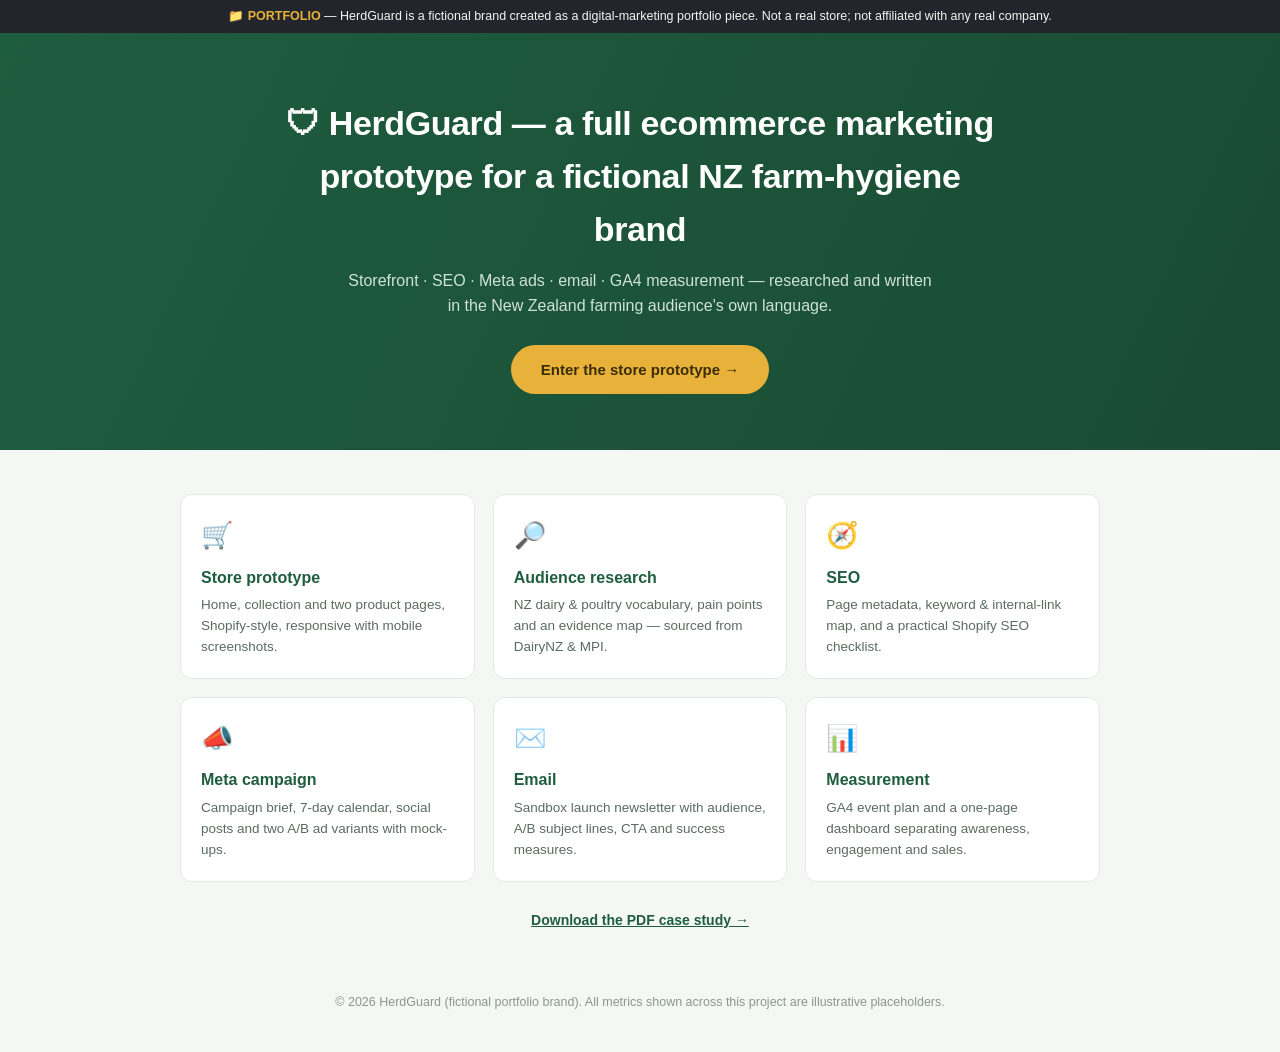
<file: index.html>
<!DOCTYPE html><html lang="en-NZ"><head><meta charset="UTF-8"><meta name="viewport" content="width=device-width,initial-scale=1">
<title>HerdGuard — NZ Farm-Hygiene Ecommerce Marketing Portfolio</title>
<meta name="description" content="A digital-marketing portfolio: fictional NZ farm-hygiene brand with a Shopify-style store, SEO, Meta campaign, email and GA4 measurement plan.">
<style>
*{margin:0;box-sizing:border-box;font-family:-apple-system,'Segoe UI',Roboto,Helvetica,Arial,sans-serif}
body{background:#f4f7f4;color:#1b2420;line-height:1.55}
.bar{background:#22252b;color:#f5f5f2;font-size:12.5px;text-align:center;padding:7px}
.bar strong{color:#e8b23a}
.hero{background:linear-gradient(115deg,#1f5d3f,#194b33);color:#fff;text-align:center;padding:64px 20px 56px}
.hero h1{font-size:34px;max-width:720px;margin:0 auto 14px;letter-spacing:-.4px}
.hero p{color:#cfe3d5;max-width:600px;margin:0 auto;font-size:16px}
.hero .cta{display:inline-block;margin-top:26px;background:#e8b23a;color:#3a2c05;font-weight:700;padding:13px 30px;border-radius:999px;text-decoration:none;font-size:15px}
.wrap{max-width:960px;margin:0 auto;padding:44px 20px 60px}
.grid{display:grid;grid-template-columns:repeat(3,1fr);gap:18px}
a.card{display:block;background:#fff;border:1px solid #e2e8e3;border-radius:12px;padding:20px;text-decoration:none;color:inherit;transition:box-shadow .15s,transform .15s}
a.card:hover{box-shadow:0 4px 14px rgba(20,40,30,.1);transform:translateY(-2px)}
.card .ico{font-size:26px;margin-bottom:10px}
.card h3{font-size:16px;color:#1f5d3f;margin-bottom:5px}
.card p{font-size:13.5px;color:#5b6b62}
.foot{text-align:center;font-size:12.5px;color:#8a978f;padding:0 20px 40px}
@media(max-width:700px){.grid{grid-template-columns:1fr}.hero h1{font-size:26px}}
</style></head><body>
<div class="bar">📁 <strong>PORTFOLIO</strong> — HerdGuard is a fictional brand created as a digital-marketing portfolio piece. Not a real store; not affiliated with any real company.</div>
<div class="hero">
  <h1>🛡 HerdGuard — a full ecommerce marketing prototype for a fictional NZ farm-hygiene brand</h1>
  <p>Storefront · SEO · Meta ads · email · GA4 measurement — researched and written in the New Zealand farming audience's own language.</p>
  <a class="cta" href="02-shopify-store/index.html">Enter the store prototype →</a>
</div>
<div class="wrap">
  <div class="grid">
    <a class="card" href="02-shopify-store/index.html"><div class="ico">🛒</div><h3>Store prototype</h3><p>Home, collection and two product pages, Shopify-style, responsive with mobile screenshots.</p></a>
    <a class="card" href="01-research/audience-and-vocabulary.md"><div class="ico">🔎</div><h3>Audience research</h3><p>NZ dairy &amp; poultry vocabulary, pain points and an evidence map — sourced from DairyNZ &amp; MPI.</p></a>
    <a class="card" href="03-seo/seo-metadata.md"><div class="ico">🧭</div><h3>SEO</h3><p>Page metadata, keyword &amp; internal-link map, and a practical Shopify SEO checklist.</p></a>
    <a class="card" href="04-campaign/ad-mockups/ad-variant-a.png"><div class="ico">📣</div><h3>Meta campaign</h3><p>Campaign brief, 7-day calendar, social posts and two A/B ad variants with mock-ups.</p></a>
    <a class="card" href="05-email/newsletter.html"><div class="ico">✉️</div><h3>Email</h3><p>Sandbox launch newsletter with audience, A/B subject lines, CTA and success measures.</p></a>
    <a class="card" href="06-measurement/measurement-dashboard.html"><div class="ico">📊</div><h3>Measurement</h3><p>GA4 event plan and a one-page dashboard separating awareness, engagement and sales.</p></a>
  </div>
  <div style="text-align:center;margin-top:26px">
    <a href="docs/HerdGuard-case-study.pdf" style="color:#1f5d3f;font-weight:600;font-size:14px">Download the PDF case study →</a>
  </div>
</div>
<div class="foot">© 2026 HerdGuard (fictional portfolio brand). All metrics shown across this project are illustrative placeholders.</div>
</body></html>
</file>
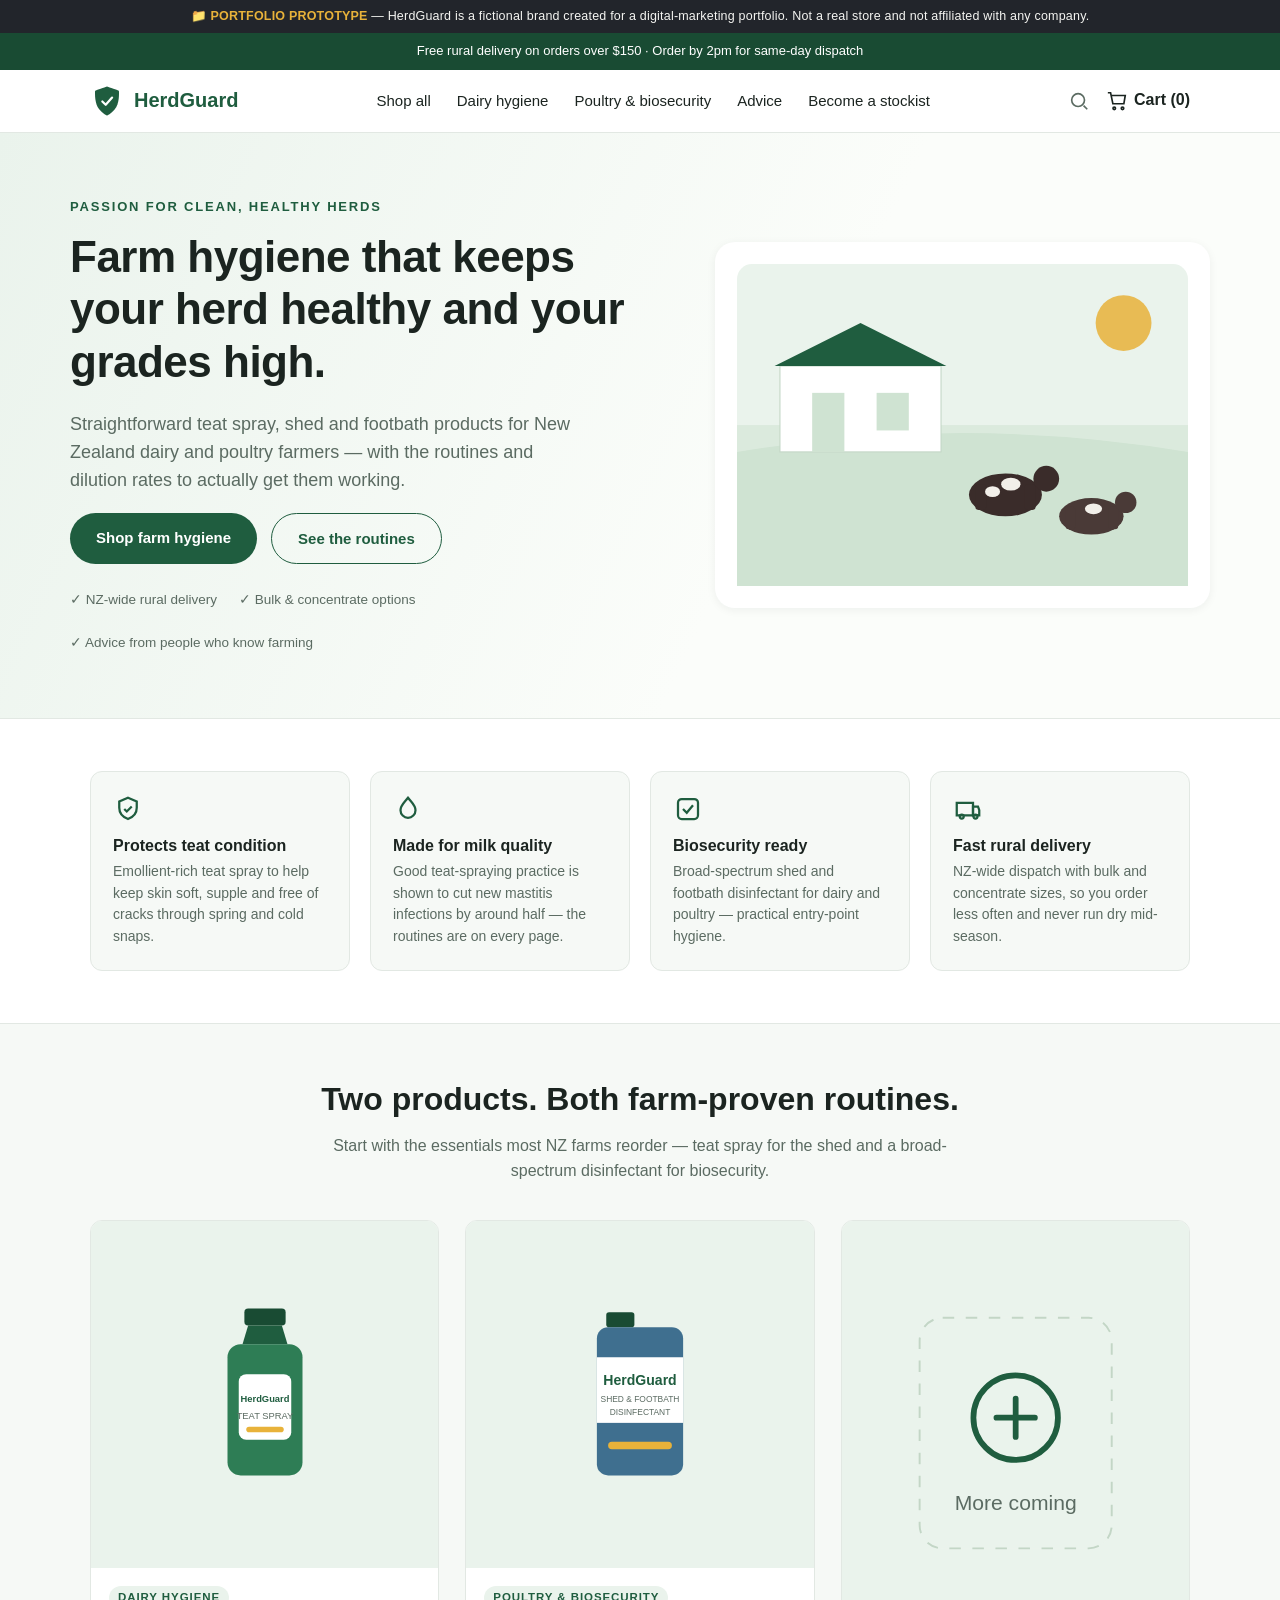
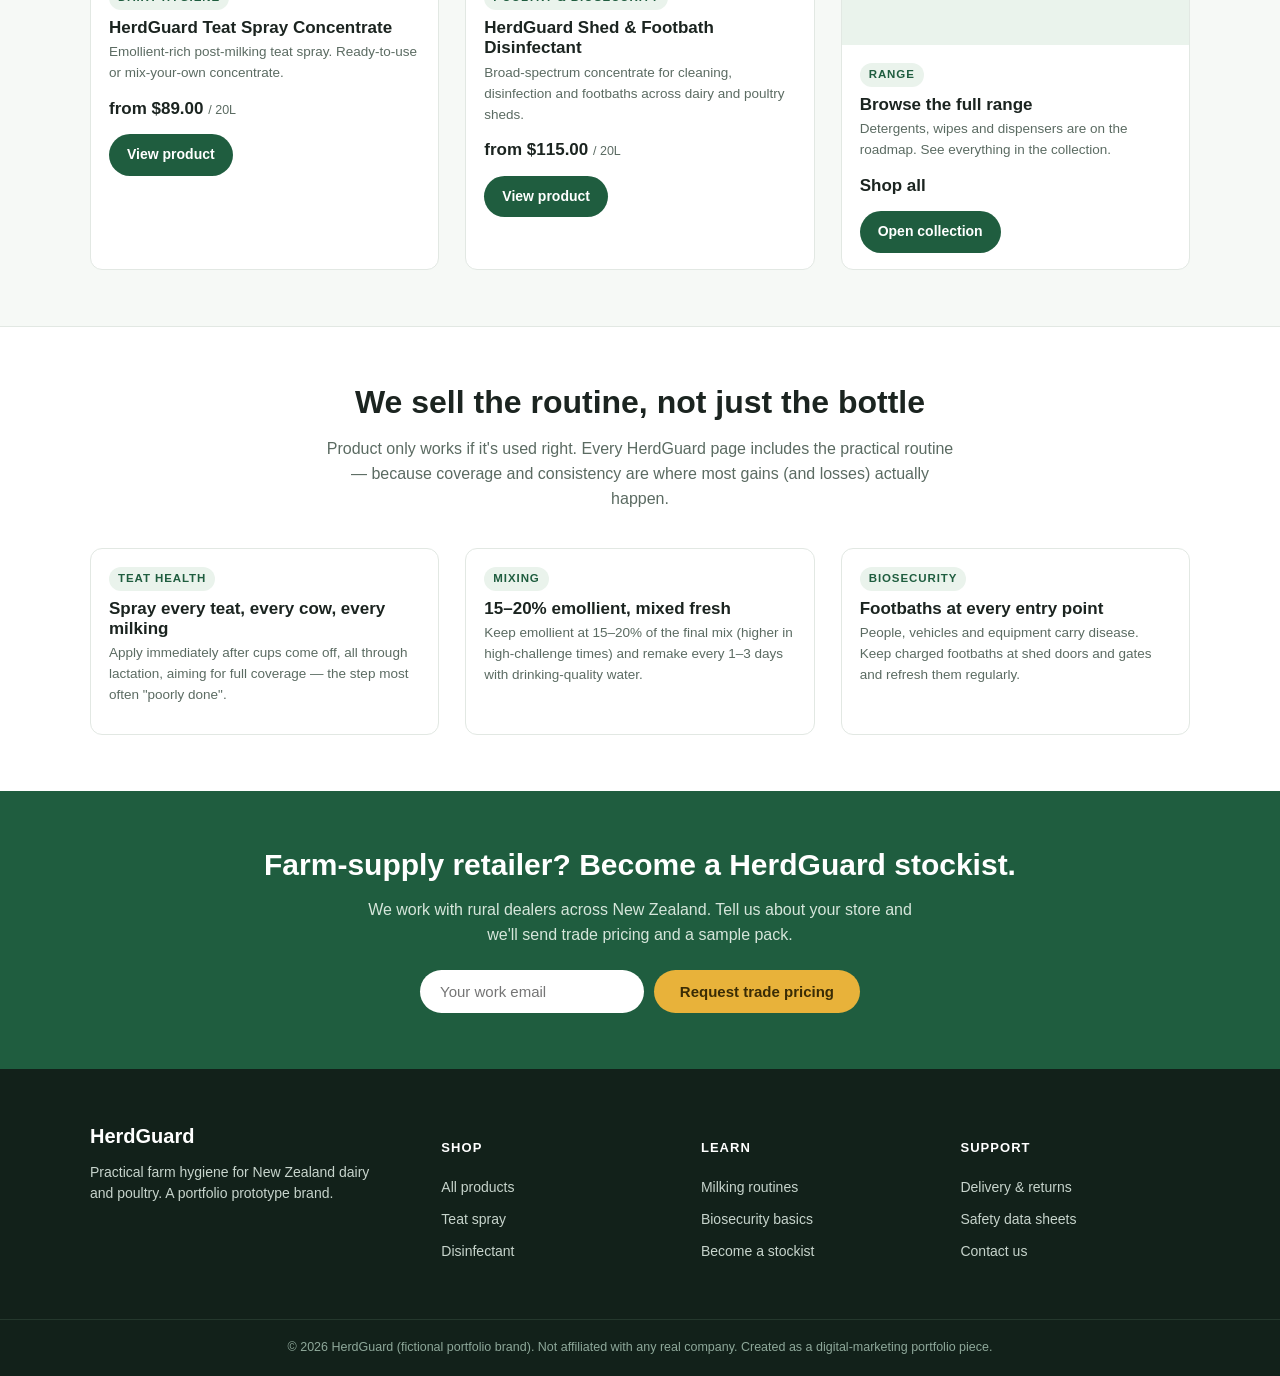
<file: 02-shopify-store/index.html>
<!DOCTYPE html>
<html lang="en-NZ">
<head>
<meta charset="UTF-8">
<meta name="viewport" content="width=device-width, initial-scale=1.0">
<title>HerdGuard | Farm Hygiene for NZ Dairy & Poultry Farmers</title>
<meta name="description" content="Practical hygiene products for New Zealand dairy and poultry farms — teat spray, shed and footbath disinfectant. Trusted routines, straight talk, fast rural delivery.">
<link rel="stylesheet" href="styles.css">
</head>
<body>

<div class="portfolio-bar">📁 <strong>PORTFOLIO PROTOTYPE</strong> — HerdGuard is a fictional brand created for a digital-marketing portfolio. Not a real store and not affiliated with any company.</div>
<div class="announce">Free rural delivery on orders over $150 · Order by 2pm for same-day dispatch</div>

<header class="site-header">
  <div class="header-inner">
    <a class="brand" href="index.html">
      <svg class="logo" viewBox="0 0 40 40" fill="none" xmlns="http://www.w3.org/2000/svg" aria-hidden="true">
        <path d="M20 3C11 6 6 8 6 8s-1 12 3 19 11 10 11 10 7-3 11-10 3-19 3-19-5-2-14-5Z" fill="#1f5d3f"/>
        <path d="M14.5 20.5l4 4 7.5-8.5" stroke="#fff" stroke-width="2.6" stroke-linecap="round" stroke-linejoin="round"/>
      </svg>
      HerdGuard
    </a>
    <nav class="nav">
      <a href="collection.html">Shop all</a>
      <a href="product-teat-spray.html">Dairy hygiene</a>
      <a href="collection.html">Poultry &amp; biosecurity</a>
      <a href="index.html#advice">Advice</a>
      <a href="index.html#stockists">Become a stockist</a>
    </nav>
    <div class="header-actions">
      <svg class="icon" viewBox="0 0 24 24"><circle cx="11" cy="11" r="7"/><path d="M21 21l-4-4"/></svg>
      <a class="cart" href="#"><svg class="icon" viewBox="0 0 24 24"><path d="M6 6h15l-1.5 9h-12L5 3H2"/><circle cx="9" cy="20" r="1.4"/><circle cx="18" cy="20" r="1.4"/></svg>Cart (0)</a>
    </div>
  </div>
</header>

<!-- HERO -->
<section class="hero">
  <div class="wrap hero-inner">
    <div>
      <div class="eyebrow">Passion for clean, healthy herds</div>
      <h1>Farm hygiene that keeps your herd healthy and your grades high.</h1>
      <p class="lead">Straightforward teat spray, shed and footbath products for New Zealand dairy and poultry farmers — with the routines and dilution rates to actually get them working.</p>
      <div class="hero-cta">
        <a class="btn" href="collection.html">Shop farm hygiene</a>
        <a class="btn ghost" href="index.html#advice">See the routines</a>
      </div>
      <div class="trust">
        <span>✓ NZ-wide rural delivery</span>
        <span>✓ Bulk &amp; concentrate options</span>
        <span>✓ Advice from people who know farming</span>
      </div>
    </div>
    <div class="hero-art">
      <svg viewBox="0 0 420 300" xmlns="http://www.w3.org/2000/svg" role="img" aria-label="Illustration of a dairy farm at milking time">
        <rect width="420" height="300" rx="14" fill="#eaf3ec"/>
        <rect y="150" width="420" height="150" fill="#dbeadd"/>
        <path d="M0 175 Q210 140 420 175 V300 H0 Z" fill="#cfe3d2"/>
        <!-- shed -->
        <rect x="40" y="95" width="150" height="80" fill="#fff" stroke="#c3d6c6"/>
        <path d="M35 95 L115 55 L195 95 Z" fill="#1f5d3f"/>
        <rect x="70" y="120" width="30" height="55" fill="#cfe3d2"/>
        <rect x="130" y="120" width="30" height="35" fill="#cfe3d2"/>
        <!-- cows -->
        <g fill="#3a2c2a">
          <ellipse cx="250" cy="215" rx="34" ry="20"/>
          <rect x="222" y="205" width="10" height="24" rx="3"/>
          <rect x="268" y="205" width="10" height="24" rx="3"/>
          <circle cx="288" cy="200" r="12"/>
          <ellipse cx="255" cy="205" rx="9" ry="6" fill="#f2efe9"/>
          <ellipse cx="238" cy="212" rx="7" ry="5" fill="#f2efe9"/>
        </g>
        <g fill="#4a3a37">
          <ellipse cx="330" cy="235" rx="30" ry="17"/>
          <rect x="306" y="226" width="9" height="21" rx="3"/>
          <rect x="346" y="226" width="9" height="21" rx="3"/>
          <circle cx="362" cy="222" r="10"/>
          <ellipse cx="332" cy="228" rx="8" ry="5" fill="#f2efe9"/>
        </g>
        <!-- sun -->
        <circle cx="360" cy="55" r="26" fill="#e8b23a" opacity=".85"/>
      </svg>
    </div>
  </div>
</section>

<!-- VALUE PROPS -->
<div class="wrap">
  <div class="props">
    <div class="prop">
      <svg class="pico" viewBox="0 0 24 24" fill="none" stroke="currentColor" stroke-width="1.8"><path d="M12 3l7 3v5c0 4.5-3 7.5-7 9-4-1.5-7-4.5-7-9V6l7-3Z"/><path d="M9 12l2 2 4-4"/></svg>
      <h3>Protects teat condition</h3>
      <p>Emollient-rich teat spray to help keep skin soft, supple and free of cracks through spring and cold snaps.</p>
    </div>
    <div class="prop">
      <svg class="pico" viewBox="0 0 24 24" fill="none" stroke="currentColor" stroke-width="1.8"><path d="M12 3c3 4 6 6 6 10a6 6 0 0 1-12 0c0-4 3-6 6-10Z"/></svg>
      <h3>Made for milk quality</h3>
      <p>Good teat-spraying practice is shown to cut new mastitis infections by around half — the routines are on every page.</p>
    </div>
    <div class="prop">
      <svg class="pico" viewBox="0 0 24 24" fill="none" stroke="currentColor" stroke-width="1.8"><rect x="4" y="4" width="16" height="16" rx="3"/><path d="M8 12l3 3 5-6"/></svg>
      <h3>Biosecurity ready</h3>
      <p>Broad-spectrum shed and footbath disinfectant for dairy and poultry — practical entry-point hygiene.</p>
    </div>
    <div class="prop">
      <svg class="pico" viewBox="0 0 24 24" fill="none" stroke="currentColor" stroke-width="1.8"><path d="M3 7h13v10H3z"/><path d="M16 10h4l1 3v4h-5z"/><circle cx="7" cy="18" r="1.6"/><circle cx="18" cy="18" r="1.6"/></svg>
      <h3>Fast rural delivery</h3>
      <p>NZ-wide dispatch with bulk and concentrate sizes, so you order less often and never run dry mid-season.</p>
    </div>
  </div>
</div>

<!-- FEATURED PRODUCTS -->
<section class="section soft" id="shop">
  <div class="wrap">
    <div class="section-head">
      <h2>Two products. Both farm-proven routines.</h2>
      <p>Start with the essentials most NZ farms reorder — teat spray for the shed and a broad-spectrum disinfectant for biosecurity.</p>
    </div>
    <div class="grid">

      <a class="card" href="product-teat-spray.html">
        <div class="thumb">
          <svg viewBox="0 0 160 200" xmlns="http://www.w3.org/2000/svg" aria-label="HerdGuard teat spray bottle">
            <rect x="58" y="8" width="44" height="18" rx="4" fill="#194b33"/>
            <path d="M62 26h36l6 20H56z" fill="#1f5d3f"/>
            <rect x="40" y="46" width="80" height="140" rx="14" fill="#2e7d55"/>
            <rect x="52" y="78" width="56" height="70" rx="8" fill="#fff"/>
            <text x="80" y="108" text-anchor="middle" font-family="Arial" font-size="10" font-weight="700" fill="#1f5d3f">HerdGuard</text>
            <text x="80" y="126" text-anchor="middle" font-family="Arial" font-size="10" fill="#5b6b62">TEAT SPRAY</text>
            <rect x="60" y="134" width="40" height="6" rx="3" fill="#e8b23a"/>
          </svg>
        </div>
        <div class="body">
          <span class="tag">Dairy hygiene</span>
          <h3>HerdGuard Teat Spray Concentrate</h3>
          <p class="desc">Emollient-rich post-milking teat spray. Ready-to-use or mix-your-own concentrate.</p>
          <div class="price">from $89.00 <small>/ 20L</small></div>
          <span class="btn">View product</span>
        </div>
      </a>

      <a class="card" href="product-disinfectant.html">
        <div class="thumb">
          <svg viewBox="0 0 160 200" xmlns="http://www.w3.org/2000/svg" aria-label="HerdGuard shed and footbath disinfectant drum">
            <rect x="44" y="12" width="30" height="16" rx="3" fill="#194b33"/>
            <rect x="34" y="28" width="92" height="158" rx="12" fill="#3f6f8f"/>
            <rect x="34" y="60" width="92" height="70" fill="#fff"/>
            <text x="80" y="90" text-anchor="middle" font-family="Arial" font-size="15" font-weight="700" fill="#1f5d3f">HerdGuard</text>
            <text x="80" y="108" text-anchor="middle" font-family="Arial" font-size="9" fill="#5b6b62">SHED &amp; FOOTBATH</text>
            <text x="80" y="122" text-anchor="middle" font-family="Arial" font-size="9" fill="#5b6b62">DISINFECTANT</text>
            <rect x="46" y="150" width="68" height="8" rx="4" fill="#e8b23a"/>
          </svg>
        </div>
        <div class="body">
          <span class="tag">Poultry &amp; biosecurity</span>
          <h3>HerdGuard Shed &amp; Footbath Disinfectant</h3>
          <p class="desc">Broad-spectrum concentrate for cleaning, disinfection and footbaths across dairy and poultry sheds.</p>
          <div class="price">from $115.00 <small>/ 20L</small></div>
          <span class="btn">View product</span>
        </div>
      </a>

      <a class="card" href="collection.html">
        <div class="thumb">
          <svg viewBox="0 0 160 200" xmlns="http://www.w3.org/2000/svg" aria-label="More products coming soon">
            <rect x="30" y="40" width="100" height="120" rx="12" fill="#eaf3ec" stroke="#c3d6c6" stroke-dasharray="6 6"/>
            <circle cx="80" cy="92" r="22" fill="none" stroke="#1f5d3f" stroke-width="3"/>
            <path d="M80 82v20M70 92h20" stroke="#1f5d3f" stroke-width="3" stroke-linecap="round"/>
            <text x="80" y="140" text-anchor="middle" font-family="Arial" font-size="11" fill="#5b6b62">More coming</text>
          </svg>
        </div>
        <div class="body">
          <span class="tag">Range</span>
          <h3>Browse the full range</h3>
          <p class="desc">Detergents, wipes and dispensers are on the roadmap. See everything in the collection.</p>
          <div class="price">Shop all</div>
          <span class="btn">Open collection</span>
        </div>
      </a>

    </div>
  </div>
</section>

<!-- ADVICE -->
<section class="section" id="advice">
  <div class="wrap">
    <div class="section-head">
      <h2>We sell the routine, not just the bottle</h2>
      <p>Product only works if it's used right. Every HerdGuard page includes the practical routine — because coverage and consistency are where most gains (and losses) actually happen.</p>
    </div>
    <div class="grid">
      <div class="card"><div class="body"><span class="tag">Teat health</span><h3>Spray every teat, every cow, every milking</h3><p class="desc">Apply immediately after cups come off, all through lactation, aiming for full coverage — the step most often "poorly done".</p></div></div>
      <div class="card"><div class="body"><span class="tag">Mixing</span><h3>15–20% emollient, mixed fresh</h3><p class="desc">Keep emollient at 15–20% of the final mix (higher in high-challenge times) and remake every 1–3 days with drinking-quality water.</p></div></div>
      <div class="card"><div class="body"><span class="tag">Biosecurity</span><h3>Footbaths at every entry point</h3><p class="desc">People, vehicles and equipment carry disease. Keep charged footbaths at shed doors and gates and refresh them regularly.</p></div></div>
    </div>
  </div>
</section>

<!-- STOCKIST BAND -->
<section class="band" id="stockists">
  <h2>Farm-supply retailer? Become a HerdGuard stockist.</h2>
  <p>We work with rural dealers across New Zealand. Tell us about your store and we'll send trade pricing and a sample pack.</p>
  <form onsubmit="return false;">
    <input type="email" placeholder="Your work email" aria-label="Your work email">
    <button class="btn alt" type="submit">Request trade pricing</button>
  </form>
</section>

<footer class="footer">
  <div class="footer-inner">
    <div>
      <div class="brand" style="font-size:20px;margin-bottom:10px">HerdGuard</div>
      <p style="max-width:280px">Practical farm hygiene for New Zealand dairy and poultry. A portfolio prototype brand.</p>
    </div>
    <div><h4>Shop</h4><a href="collection.html">All products</a><a href="product-teat-spray.html">Teat spray</a><a href="product-disinfectant.html">Disinfectant</a></div>
    <div><h4>Learn</h4><a href="index.html#advice">Milking routines</a><a href="index.html#advice">Biosecurity basics</a><a href="index.html#stockists">Become a stockist</a></div>
    <div><h4>Support</h4><a href="#">Delivery &amp; returns</a><a href="#">Safety data sheets</a><a href="#">Contact us</a></div>
  </div>
  <div class="footer-bottom">© 2026 HerdGuard (fictional portfolio brand). Not affiliated with any real company. Created as a digital-marketing portfolio piece.</div>
</footer>

</body>
</html>
</file>
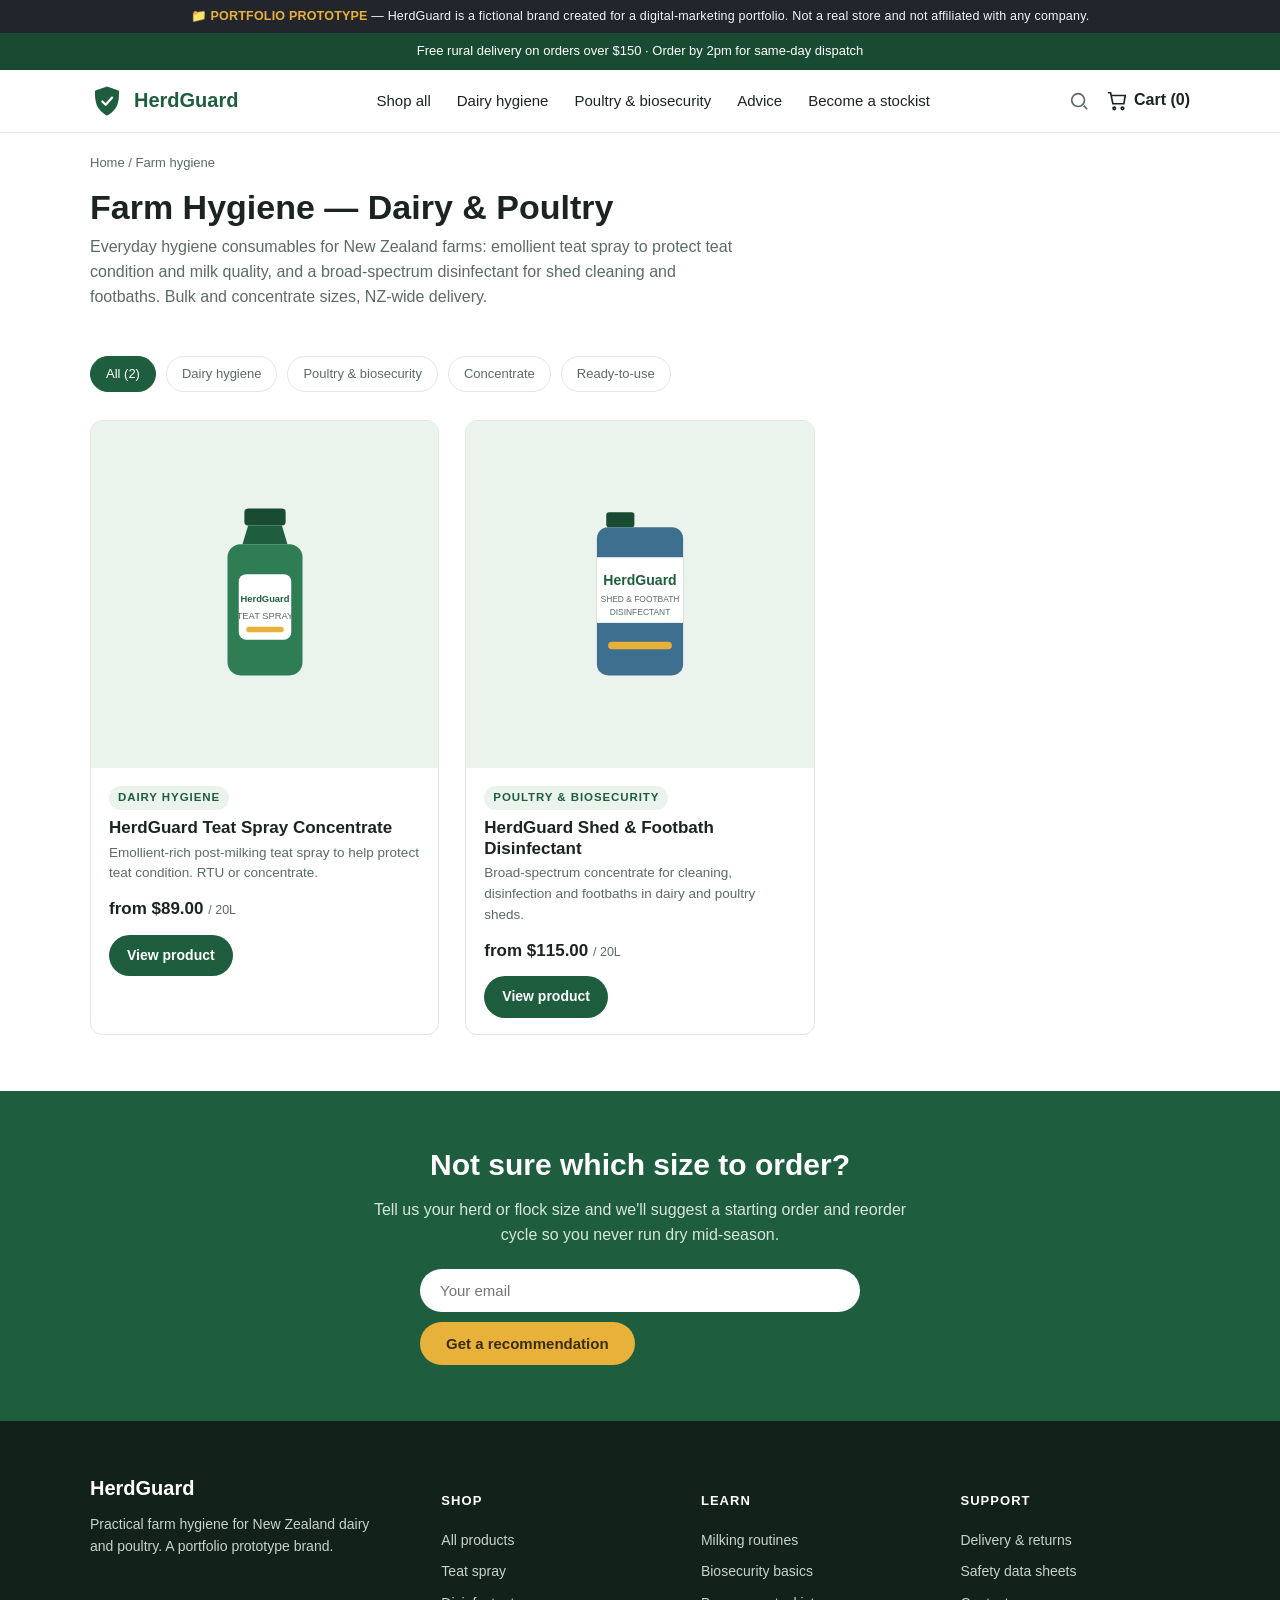
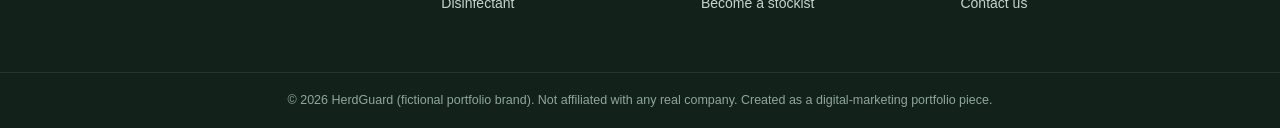
<file: 02-shopify-store/collection.html>
<!DOCTYPE html>
<html lang="en-NZ">
<head>
<meta charset="UTF-8">
<meta name="viewport" content="width=device-width, initial-scale=1.0">
<title>Shop Farm Hygiene | Dairy & Poultry | HerdGuard</title>
<meta name="description" content="Shop HerdGuard farm-hygiene products for NZ dairy and poultry farms: emollient teat spray and broad-spectrum shed and footbath disinfectant. Bulk and concentrate sizes.">
<link rel="stylesheet" href="styles.css">
</head>
<body>

<div class="portfolio-bar">📁 <strong>PORTFOLIO PROTOTYPE</strong> — HerdGuard is a fictional brand created for a digital-marketing portfolio. Not a real store and not affiliated with any company.</div>
<div class="announce">Free rural delivery on orders over $150 · Order by 2pm for same-day dispatch</div>

<header class="site-header">
  <div class="header-inner">
    <a class="brand" href="index.html">
      <svg class="logo" viewBox="0 0 40 40" fill="none" xmlns="http://www.w3.org/2000/svg" aria-hidden="true">
        <path d="M20 3C11 6 6 8 6 8s-1 12 3 19 11 10 11 10 7-3 11-10 3-19 3-19-5-2-14-5Z" fill="#1f5d3f"/>
        <path d="M14.5 20.5l4 4 7.5-8.5" stroke="#fff" stroke-width="2.6" stroke-linecap="round" stroke-linejoin="round"/>
      </svg>
      HerdGuard
    </a>
    <nav class="nav">
      <a href="collection.html">Shop all</a>
      <a href="product-teat-spray.html">Dairy hygiene</a>
      <a href="collection.html">Poultry &amp; biosecurity</a>
      <a href="index.html#advice">Advice</a>
      <a href="index.html#stockists">Become a stockist</a>
    </nav>
    <div class="header-actions">
      <svg class="icon" viewBox="0 0 24 24"><circle cx="11" cy="11" r="7"/><path d="M21 21l-4-4"/></svg>
      <a class="cart" href="#"><svg class="icon" viewBox="0 0 24 24"><path d="M6 6h15l-1.5 9h-12L5 3H2"/><circle cx="9" cy="20" r="1.4"/><circle cx="18" cy="20" r="1.4"/></svg>Cart (0)</a>
    </div>
  </div>
</header>

<div class="wrap">
  <div class="crumb"><a href="index.html">Home</a> / <span>Farm hygiene</span></div>
  <div class="collection-head">
    <h1>Farm Hygiene — Dairy &amp; Poultry</h1>
    <p>Everyday hygiene consumables for New Zealand farms: emollient teat spray to protect teat condition and milk quality, and a broad-spectrum disinfectant for shed cleaning and footbaths. Bulk and concentrate sizes, NZ-wide delivery.</p>
  </div>

  <div class="filters">
    <span class="chip active">All (2)</span>
    <span class="chip">Dairy hygiene</span>
    <span class="chip">Poultry &amp; biosecurity</span>
    <span class="chip">Concentrate</span>
    <span class="chip">Ready-to-use</span>
  </div>

  <div class="grid" style="margin-bottom:56px">

    <a class="card" href="product-teat-spray.html">
      <div class="thumb">
        <svg viewBox="0 0 160 200" xmlns="http://www.w3.org/2000/svg" aria-label="HerdGuard teat spray bottle">
          <rect x="58" y="8" width="44" height="18" rx="4" fill="#194b33"/>
          <path d="M62 26h36l6 20H56z" fill="#1f5d3f"/>
          <rect x="40" y="46" width="80" height="140" rx="14" fill="#2e7d55"/>
          <rect x="52" y="78" width="56" height="70" rx="8" fill="#fff"/>
          <text x="80" y="108" text-anchor="middle" font-family="Arial" font-size="10" font-weight="700" fill="#1f5d3f">HerdGuard</text>
          <text x="80" y="126" text-anchor="middle" font-family="Arial" font-size="10" fill="#5b6b62">TEAT SPRAY</text>
          <rect x="60" y="134" width="40" height="6" rx="3" fill="#e8b23a"/>
        </svg>
      </div>
      <div class="body">
        <span class="tag">Dairy hygiene</span>
        <h3>HerdGuard Teat Spray Concentrate</h3>
        <p class="desc">Emollient-rich post-milking teat spray to help protect teat condition. RTU or concentrate.</p>
        <div class="price">from $89.00 <small>/ 20L</small></div>
        <span class="btn">View product</span>
      </div>
    </a>

    <a class="card" href="product-disinfectant.html">
      <div class="thumb">
        <svg viewBox="0 0 160 200" xmlns="http://www.w3.org/2000/svg" aria-label="HerdGuard shed and footbath disinfectant drum">
          <rect x="44" y="12" width="30" height="16" rx="3" fill="#194b33"/>
          <rect x="34" y="28" width="92" height="158" rx="12" fill="#3f6f8f"/>
          <rect x="34" y="60" width="92" height="70" fill="#fff"/>
          <text x="80" y="90" text-anchor="middle" font-family="Arial" font-size="15" font-weight="700" fill="#1f5d3f">HerdGuard</text>
          <text x="80" y="108" text-anchor="middle" font-family="Arial" font-size="9" fill="#5b6b62">SHED &amp; FOOTBATH</text>
          <text x="80" y="122" text-anchor="middle" font-family="Arial" font-size="9" fill="#5b6b62">DISINFECTANT</text>
          <rect x="46" y="150" width="68" height="8" rx="4" fill="#e8b23a"/>
        </svg>
      </div>
      <div class="body">
        <span class="tag">Poultry &amp; biosecurity</span>
        <h3>HerdGuard Shed &amp; Footbath Disinfectant</h3>
        <p class="desc">Broad-spectrum concentrate for cleaning, disinfection and footbaths in dairy and poultry sheds.</p>
        <div class="price">from $115.00 <small>/ 20L</small></div>
        <span class="btn">View product</span>
      </div>
    </a>

  </div>
</div>

<section class="band">
  <h2>Not sure which size to order?</h2>
  <p>Tell us your herd or flock size and we'll suggest a starting order and reorder cycle so you never run dry mid-season.</p>
  <form onsubmit="return false;">
    <input type="email" placeholder="Your email" aria-label="Your email">
    <button class="btn alt" type="submit">Get a recommendation</button>
  </form>
</section>

<footer class="footer">
  <div class="footer-inner">
    <div>
      <div class="brand" style="font-size:20px;margin-bottom:10px">HerdGuard</div>
      <p style="max-width:280px">Practical farm hygiene for New Zealand dairy and poultry. A portfolio prototype brand.</p>
    </div>
    <div><h4>Shop</h4><a href="collection.html">All products</a><a href="product-teat-spray.html">Teat spray</a><a href="product-disinfectant.html">Disinfectant</a></div>
    <div><h4>Learn</h4><a href="index.html#advice">Milking routines</a><a href="index.html#advice">Biosecurity basics</a><a href="index.html#stockists">Become a stockist</a></div>
    <div><h4>Support</h4><a href="#">Delivery &amp; returns</a><a href="#">Safety data sheets</a><a href="#">Contact us</a></div>
  </div>
  <div class="footer-bottom">© 2026 HerdGuard (fictional portfolio brand). Not affiliated with any real company. Created as a digital-marketing portfolio piece.</div>
</footer>

</body>
</html>
</file>
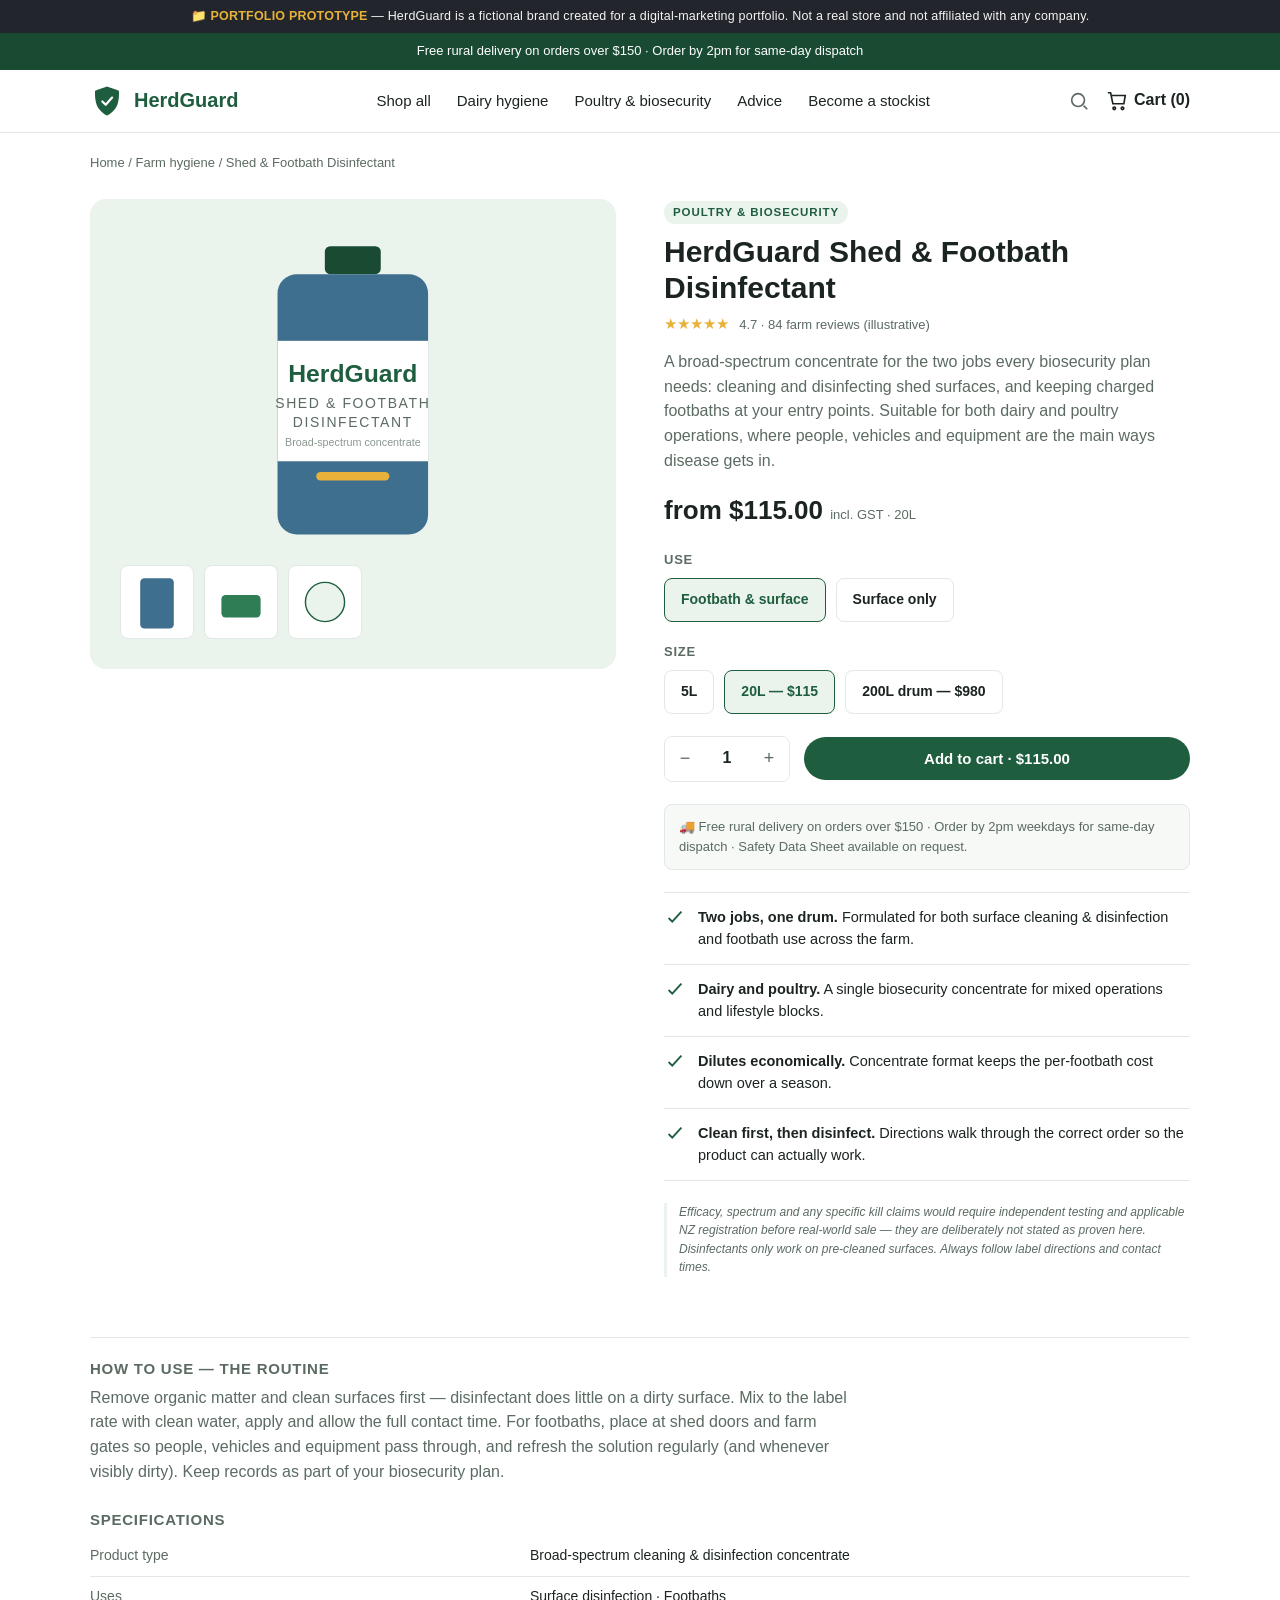
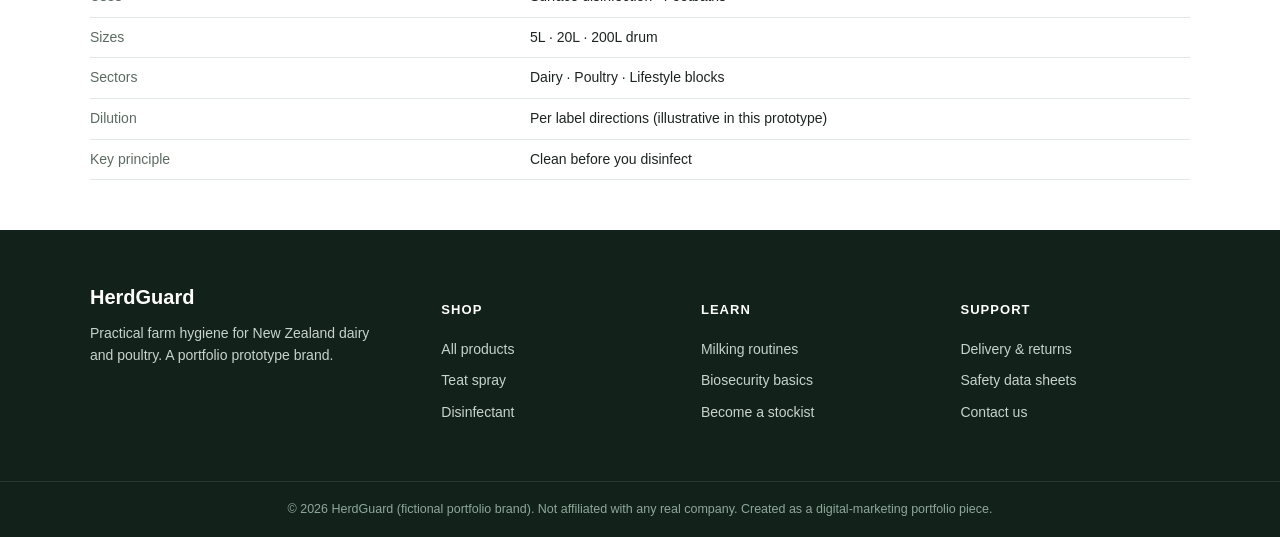
<file: 02-shopify-store/product-disinfectant.html>
<!DOCTYPE html>
<html lang="en-NZ">
<head>
<meta charset="UTF-8">
<meta name="viewport" content="width=device-width, initial-scale=1.0">
<title>HerdGuard Shed & Footbath Disinfectant | Broad-Spectrum Farm Disinfectant NZ</title>
<meta name="description" content="Broad-spectrum concentrate disinfectant for NZ dairy and poultry sheds and footbaths. Supports cleaning, disinfection and biosecurity at farm entry points. 20L & 200L. Free rural delivery over $150.">
<link rel="stylesheet" href="styles.css">
</head>
<body>

<div class="portfolio-bar">📁 <strong>PORTFOLIO PROTOTYPE</strong> — HerdGuard is a fictional brand created for a digital-marketing portfolio. Not a real store and not affiliated with any company.</div>
<div class="announce">Free rural delivery on orders over $150 · Order by 2pm for same-day dispatch</div>

<header class="site-header">
  <div class="header-inner">
    <a class="brand" href="index.html">
      <svg class="logo" viewBox="0 0 40 40" fill="none" xmlns="http://www.w3.org/2000/svg" aria-hidden="true">
        <path d="M20 3C11 6 6 8 6 8s-1 12 3 19 11 10 11 10 7-3 11-10 3-19 3-19-5-2-14-5Z" fill="#1f5d3f"/>
        <path d="M14.5 20.5l4 4 7.5-8.5" stroke="#fff" stroke-width="2.6" stroke-linecap="round" stroke-linejoin="round"/>
      </svg>
      HerdGuard
    </a>
    <nav class="nav">
      <a href="collection.html">Shop all</a>
      <a href="product-teat-spray.html">Dairy hygiene</a>
      <a href="collection.html">Poultry &amp; biosecurity</a>
      <a href="index.html#advice">Advice</a>
      <a href="index.html#stockists">Become a stockist</a>
    </nav>
    <div class="header-actions">
      <svg class="icon" viewBox="0 0 24 24"><circle cx="11" cy="11" r="7"/><path d="M21 21l-4-4"/></svg>
      <a class="cart" href="#"><svg class="icon" viewBox="0 0 24 24"><path d="M6 6h15l-1.5 9h-12L5 3H2"/><circle cx="9" cy="20" r="1.4"/><circle cx="18" cy="20" r="1.4"/></svg>Cart (0)</a>
    </div>
  </div>
</header>

<div class="wrap">
  <div class="crumb"><a href="index.html">Home</a> / <a href="collection.html">Farm hygiene</a> / <span>Shed &amp; Footbath Disinfectant</span></div>

  <div class="pdp">
    <div class="pdp-media">
      <svg viewBox="0 0 260 300" xmlns="http://www.w3.org/2000/svg" aria-label="HerdGuard disinfectant drum">
        <rect x="104" y="16" width="52" height="26" rx="5" fill="#194b33"/>
        <rect x="60" y="42" width="140" height="242" rx="18" fill="#3f6f8f"/>
        <rect x="60" y="104" width="140" height="112" fill="#fff"/>
        <text x="130" y="142" text-anchor="middle" font-family="Arial" font-size="23" font-weight="700" fill="#1f5d3f">HerdGuard</text>
        <text x="130" y="166" text-anchor="middle" font-family="Arial" font-size="13" letter-spacing="1.5" fill="#5b6b62">SHED &amp; FOOTBATH</text>
        <text x="130" y="184" text-anchor="middle" font-family="Arial" font-size="13" letter-spacing="1.5" fill="#5b6b62">DISINFECTANT</text>
        <text x="130" y="202" text-anchor="middle" font-family="Arial" font-size="10" fill="#8a978f">Broad-spectrum concentrate</text>
        <rect x="96" y="226" width="68" height="8" rx="4" fill="#e8b23a"/>
      </svg>
      <div class="pdp-thumbs">
        <div><svg viewBox="0 0 40 50"><rect x="8" y="8" width="24" height="36" rx="3" fill="#3f6f8f"/></svg></div>
        <div><svg viewBox="0 0 40 50"><rect x="6" y="20" width="28" height="16" rx="3" fill="#2e7d55"/></svg></div>
        <div><svg viewBox="0 0 40 50"><circle cx="20" cy="25" r="14" fill="#eaf3ec" stroke="#1f5d3f"/></svg></div>
      </div>
    </div>

    <div class="pdp-info">
      <span class="tag" style="font-size:11.5px;font-weight:700;letter-spacing:.08em;text-transform:uppercase;color:#1f5d3f;background:#eaf3ec;padding:3px 9px;border-radius:999px;display:inline-block;margin-bottom:10px">Poultry &amp; biosecurity</span>
      <h1>HerdGuard Shed &amp; Footbath Disinfectant</h1>
      <div class="rating">★★★★★ <span>4.7 · 84 farm reviews (illustrative)</span></div>
      <p style="color:#5b6b62;font-size:16px">A broad-spectrum concentrate for the two jobs every biosecurity plan needs: cleaning and disinfecting shed surfaces, and keeping charged footbaths at your entry points. Suitable for both dairy and poultry operations, where people, vehicles and equipment are the main ways disease gets in.</p>

      <div class="price-lg">from $115.00 <small>incl. GST · 20L</small></div>

      <div class="variant">
        <label>Use</label>
        <div class="opt-row">
          <span class="opt sel">Footbath &amp; surface</span>
          <span class="opt">Surface only</span>
        </div>
      </div>

      <div class="variant">
        <label>Size</label>
        <div class="opt-row">
          <span class="opt">5L</span>
          <span class="opt sel">20L — $115</span>
          <span class="opt">200L drum — $980</span>
        </div>
      </div>

      <div class="qty-row">
        <div class="qty"><button aria-label="decrease">−</button><span>1</span><button aria-label="increase">+</button></div>
        <button class="btn add">Add to cart · $115.00</button>
      </div>

      <div class="ship-note">🚚 Free rural delivery on orders over $150 · Order by 2pm weekdays for same-day dispatch · Safety Data Sheet available on request.</div>

      <ul class="feature-list">
        <li><svg class="fi" viewBox="0 0 24 24" fill="none" stroke="currentColor" stroke-width="2"><path d="M5 12l4 4 10-11"/></svg><span><strong>Two jobs, one drum.</strong> Formulated for both surface cleaning &amp; disinfection and footbath use across the farm.</span></li>
        <li><svg class="fi" viewBox="0 0 24 24" fill="none" stroke="currentColor" stroke-width="2"><path d="M5 12l4 4 10-11"/></svg><span><strong>Dairy and poultry.</strong> A single biosecurity concentrate for mixed operations and lifestyle blocks.</span></li>
        <li><svg class="fi" viewBox="0 0 24 24" fill="none" stroke="currentColor" stroke-width="2"><path d="M5 12l4 4 10-11"/></svg><span><strong>Dilutes economically.</strong> Concentrate format keeps the per-footbath cost down over a season.</span></li>
        <li><svg class="fi" viewBox="0 0 24 24" fill="none" stroke="currentColor" stroke-width="2"><path d="M5 12l4 4 10-11"/></svg><span><strong>Clean first, then disinfect.</strong> Directions walk through the correct order so the product can actually work.</span></li>
      </ul>

      <p class="claim-note">Efficacy, spectrum and any specific kill claims would require independent testing and applicable NZ registration before real-world sale — they are deliberately not stated as proven here. Disinfectants only work on pre-cleaned surfaces. Always follow label directions and contact times.</p>
    </div>
  </div>

  <div class="pdp-tabs" style="padding-bottom:50px">
    <h3>How to use — the routine</h3>
    <p style="color:#5b6b62;max-width:760px">Remove organic matter and clean surfaces first — disinfectant does little on a dirty surface. Mix to the label rate with clean water, apply and allow the full contact time. For footbaths, place at shed doors and farm gates so people, vehicles and equipment pass through, and refresh the solution regularly (and whenever visibly dirty). Keep records as part of your biosecurity plan.</p>

    <h3 style="margin-top:26px">Specifications</h3>
    <table>
      <tr><td>Product type</td><td>Broad-spectrum cleaning &amp; disinfection concentrate</td></tr>
      <tr><td>Uses</td><td>Surface disinfection · Footbaths</td></tr>
      <tr><td>Sizes</td><td>5L · 20L · 200L drum</td></tr>
      <tr><td>Sectors</td><td>Dairy · Poultry · Lifestyle blocks</td></tr>
      <tr><td>Dilution</td><td>Per label directions (illustrative in this prototype)</td></tr>
      <tr><td>Key principle</td><td>Clean before you disinfect</td></tr>
    </table>
  </div>
</div>

<footer class="footer">
  <div class="footer-inner">
    <div>
      <div class="brand" style="font-size:20px;margin-bottom:10px">HerdGuard</div>
      <p style="max-width:280px">Practical farm hygiene for New Zealand dairy and poultry. A portfolio prototype brand.</p>
    </div>
    <div><h4>Shop</h4><a href="collection.html">All products</a><a href="product-teat-spray.html">Teat spray</a><a href="product-disinfectant.html">Disinfectant</a></div>
    <div><h4>Learn</h4><a href="index.html#advice">Milking routines</a><a href="index.html#advice">Biosecurity basics</a><a href="index.html#stockists">Become a stockist</a></div>
    <div><h4>Support</h4><a href="#">Delivery &amp; returns</a><a href="#">Safety data sheets</a><a href="#">Contact us</a></div>
  </div>
  <div class="footer-bottom">© 2026 HerdGuard (fictional portfolio brand). Not affiliated with any real company. Created as a digital-marketing portfolio piece.</div>
</footer>

</body>
</html>
</file>
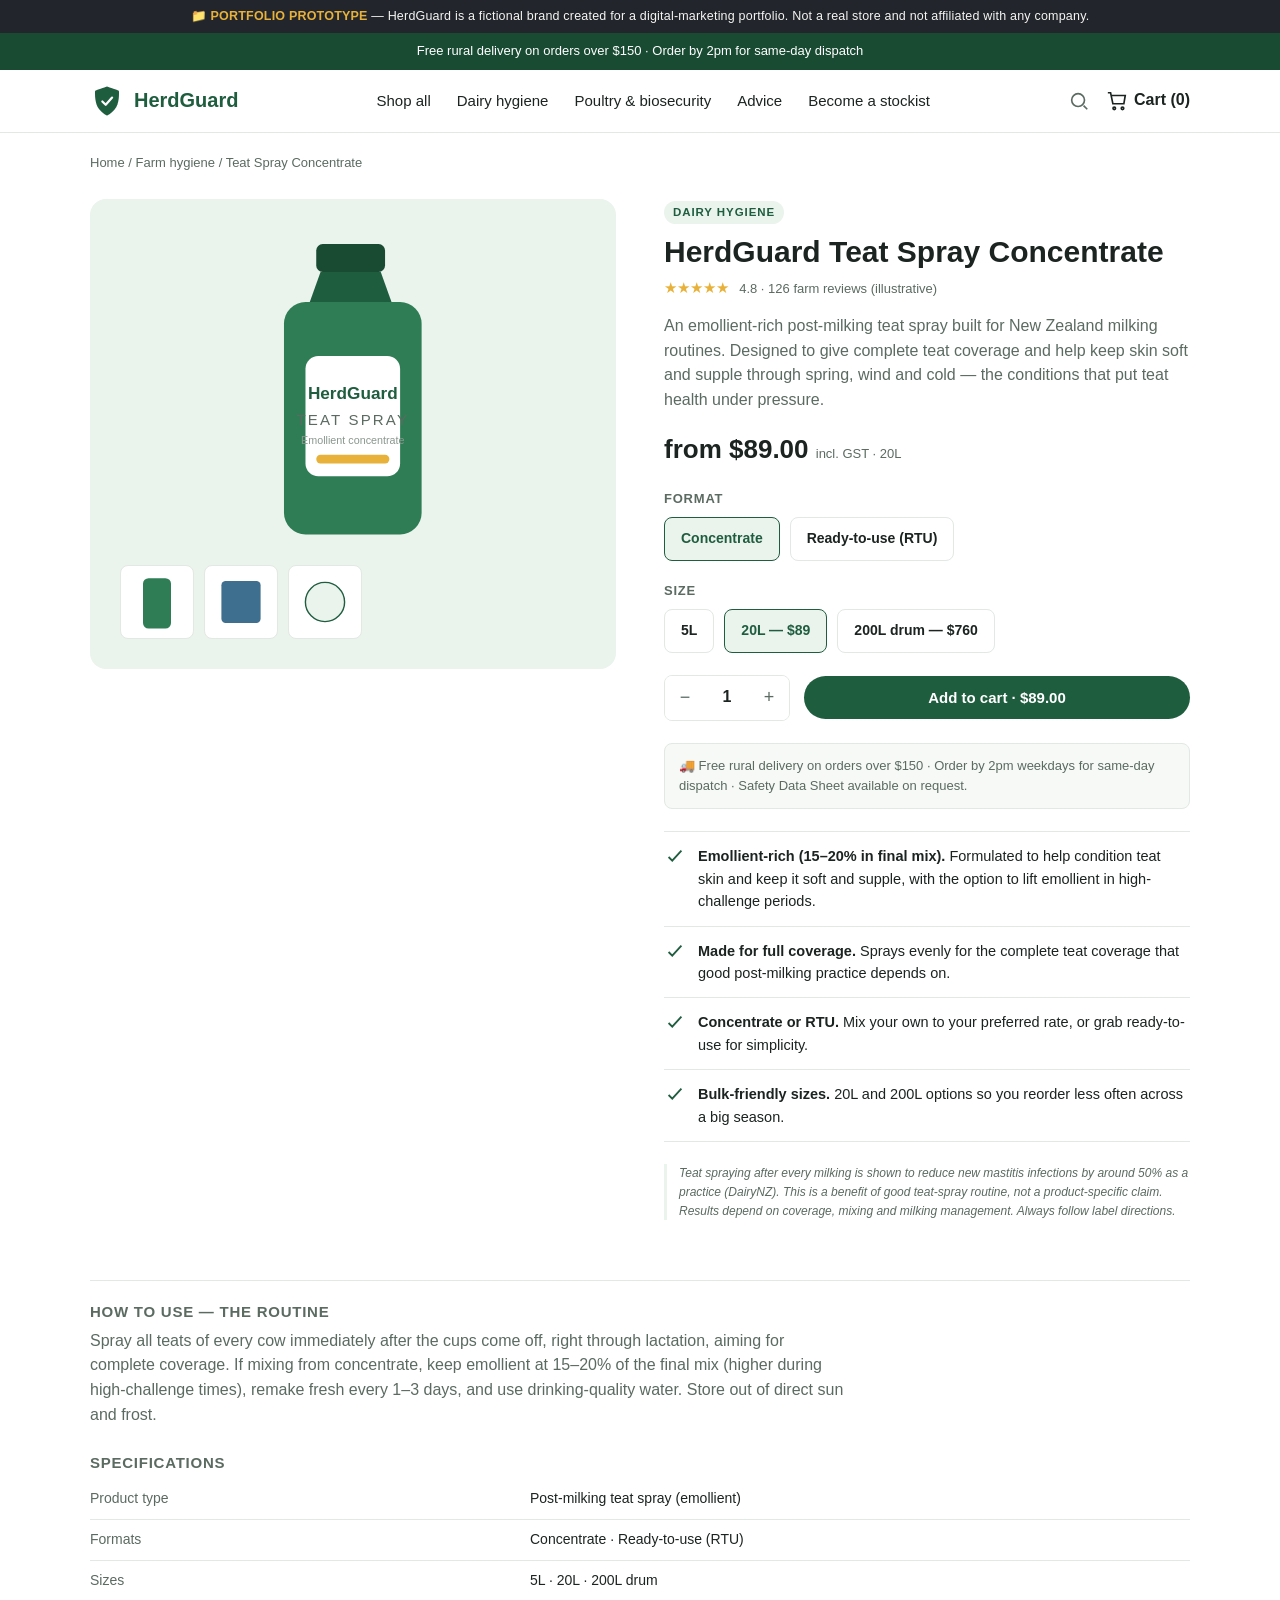
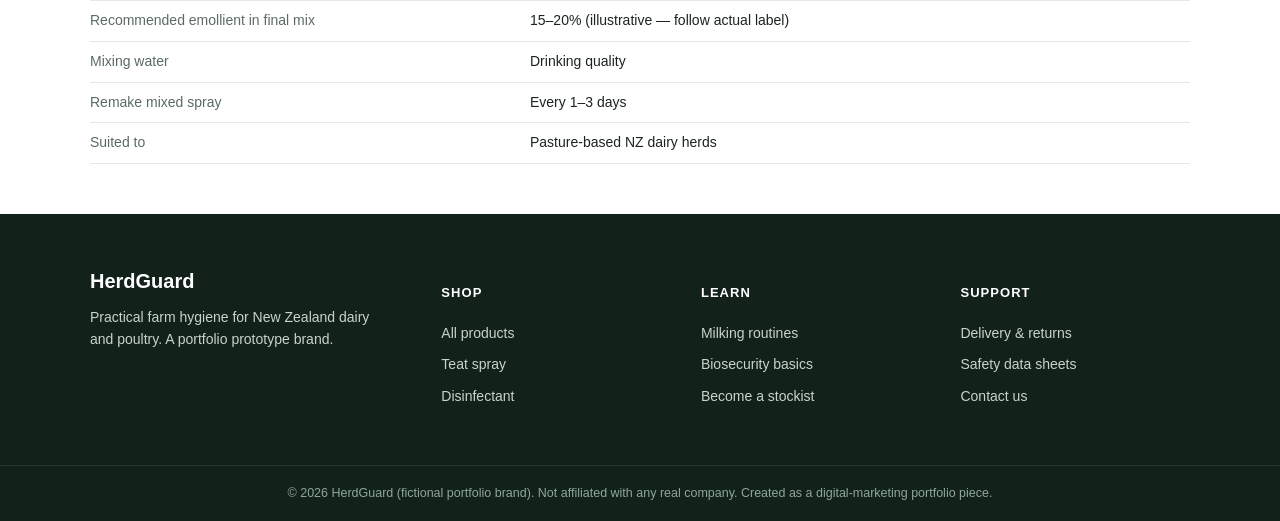
<file: 02-shopify-store/product-teat-spray.html>
<!DOCTYPE html>
<html lang="en-NZ">
<head>
<meta charset="UTF-8">
<meta name="viewport" content="width=device-width, initial-scale=1.0">
<title>HerdGuard Teat Spray Concentrate | Emollient Post-Milking Teat Spray NZ</title>
<meta name="description" content="Emollient-rich post-milking teat spray for NZ dairy herds. Helps protect teat condition and support milk quality. Ready-to-use or concentrate, 20L & 200L. Free rural delivery over $150.">
<link rel="stylesheet" href="styles.css">
</head>
<body>

<div class="portfolio-bar">📁 <strong>PORTFOLIO PROTOTYPE</strong> — HerdGuard is a fictional brand created for a digital-marketing portfolio. Not a real store and not affiliated with any company.</div>
<div class="announce">Free rural delivery on orders over $150 · Order by 2pm for same-day dispatch</div>

<header class="site-header">
  <div class="header-inner">
    <a class="brand" href="index.html">
      <svg class="logo" viewBox="0 0 40 40" fill="none" xmlns="http://www.w3.org/2000/svg" aria-hidden="true">
        <path d="M20 3C11 6 6 8 6 8s-1 12 3 19 11 10 11 10 7-3 11-10 3-19 3-19-5-2-14-5Z" fill="#1f5d3f"/>
        <path d="M14.5 20.5l4 4 7.5-8.5" stroke="#fff" stroke-width="2.6" stroke-linecap="round" stroke-linejoin="round"/>
      </svg>
      HerdGuard
    </a>
    <nav class="nav">
      <a href="collection.html">Shop all</a>
      <a href="product-teat-spray.html">Dairy hygiene</a>
      <a href="collection.html">Poultry &amp; biosecurity</a>
      <a href="index.html#advice">Advice</a>
      <a href="index.html#stockists">Become a stockist</a>
    </nav>
    <div class="header-actions">
      <svg class="icon" viewBox="0 0 24 24"><circle cx="11" cy="11" r="7"/><path d="M21 21l-4-4"/></svg>
      <a class="cart" href="#"><svg class="icon" viewBox="0 0 24 24"><path d="M6 6h15l-1.5 9h-12L5 3H2"/><circle cx="9" cy="20" r="1.4"/><circle cx="18" cy="20" r="1.4"/></svg>Cart (0)</a>
    </div>
  </div>
</header>

<div class="wrap">
  <div class="crumb"><a href="index.html">Home</a> / <a href="collection.html">Farm hygiene</a> / <span>Teat Spray Concentrate</span></div>

  <div class="pdp">
    <!-- MEDIA -->
    <div class="pdp-media">
      <svg viewBox="0 0 260 300" xmlns="http://www.w3.org/2000/svg" aria-label="HerdGuard teat spray container">
        <rect x="96" y="14" width="64" height="26" rx="6" fill="#194b33"/>
        <path d="M100 40h56l10 28H90z" fill="#1f5d3f"/>
        <rect x="66" y="68" width="128" height="216" rx="20" fill="#2e7d55"/>
        <rect x="86" y="118" width="88" height="112" rx="12" fill="#fff"/>
        <text x="130" y="158" text-anchor="middle" font-family="Arial" font-size="16" font-weight="700" fill="#1f5d3f">HerdGuard</text>
        <text x="130" y="182" text-anchor="middle" font-family="Arial" font-size="14" letter-spacing="2" fill="#5b6b62">TEAT SPRAY</text>
        <text x="130" y="200" text-anchor="middle" font-family="Arial" font-size="10" fill="#8a978f">Emollient concentrate</text>
        <rect x="96" y="210" width="68" height="8" rx="4" fill="#e8b23a"/>
      </svg>
      <div class="pdp-thumbs">
        <div><svg viewBox="0 0 40 50"><rect x="10" y="8" width="20" height="36" rx="4" fill="#2e7d55"/></svg></div>
        <div><svg viewBox="0 0 40 50"><rect x="6" y="10" width="28" height="30" rx="3" fill="#3f6f8f"/></svg></div>
        <div><svg viewBox="0 0 40 50"><circle cx="20" cy="25" r="14" fill="#eaf3ec" stroke="#1f5d3f"/></svg></div>
      </div>
    </div>

    <!-- INFO -->
    <div class="pdp-info">
      <span class="tag" style="font-size:11.5px;font-weight:700;letter-spacing:.08em;text-transform:uppercase;color:#1f5d3f;background:#eaf3ec;padding:3px 9px;border-radius:999px;display:inline-block;margin-bottom:10px">Dairy hygiene</span>
      <h1>HerdGuard Teat Spray Concentrate</h1>
      <div class="rating">★★★★★ <span>4.8 · 126 farm reviews (illustrative)</span></div>
      <p style="color:#5b6b62;font-size:16px">An emollient-rich post-milking teat spray built for New Zealand milking routines. Designed to give complete teat coverage and help keep skin soft and supple through spring, wind and cold — the conditions that put teat health under pressure.</p>

      <div class="price-lg">from $89.00 <small>incl. GST · 20L</small></div>

      <div class="variant">
        <label>Format</label>
        <div class="opt-row">
          <span class="opt sel">Concentrate</span>
          <span class="opt">Ready-to-use (RTU)</span>
        </div>
      </div>

      <div class="variant">
        <label>Size</label>
        <div class="opt-row">
          <span class="opt">5L</span>
          <span class="opt sel">20L — $89</span>
          <span class="opt">200L drum — $760</span>
        </div>
      </div>

      <div class="qty-row">
        <div class="qty"><button aria-label="decrease">−</button><span>1</span><button aria-label="increase">+</button></div>
        <button class="btn add">Add to cart · $89.00</button>
      </div>

      <div class="ship-note">🚚 Free rural delivery on orders over $150 · Order by 2pm weekdays for same-day dispatch · Safety Data Sheet available on request.</div>

      <ul class="feature-list">
        <li><svg class="fi" viewBox="0 0 24 24" fill="none" stroke="currentColor" stroke-width="2"><path d="M5 12l4 4 10-11"/></svg><span><strong>Emollient-rich (15–20% in final mix).</strong> Formulated to help condition teat skin and keep it soft and supple, with the option to lift emollient in high-challenge periods.</span></li>
        <li><svg class="fi" viewBox="0 0 24 24" fill="none" stroke="currentColor" stroke-width="2"><path d="M5 12l4 4 10-11"/></svg><span><strong>Made for full coverage.</strong> Sprays evenly for the complete teat coverage that good post-milking practice depends on.</span></li>
        <li><svg class="fi" viewBox="0 0 24 24" fill="none" stroke="currentColor" stroke-width="2"><path d="M5 12l4 4 10-11"/></svg><span><strong>Concentrate or RTU.</strong> Mix your own to your preferred rate, or grab ready-to-use for simplicity.</span></li>
        <li><svg class="fi" viewBox="0 0 24 24" fill="none" stroke="currentColor" stroke-width="2"><path d="M5 12l4 4 10-11"/></svg><span><strong>Bulk-friendly sizes.</strong> 20L and 200L options so you reorder less often across a big season.</span></li>
      </ul>

      <p class="claim-note">Teat spraying after every milking is shown to reduce new mastitis infections by around 50% <em>as a practice</em> (DairyNZ). This is a benefit of good teat-spray routine, not a product-specific claim. Results depend on coverage, mixing and milking management. Always follow label directions.</p>
    </div>
  </div>

  <!-- DETAIL TABS -->
  <div class="pdp-tabs" style="padding-bottom:50px">
    <h3>How to use — the routine</h3>
    <p style="color:#5b6b62;max-width:760px">Spray all teats of every cow immediately after the cups come off, right through lactation, aiming for complete coverage. If mixing from concentrate, keep emollient at 15–20% of the final mix (higher during high-challenge times), remake fresh every 1–3 days, and use drinking-quality water. Store out of direct sun and frost.</p>

    <h3 style="margin-top:26px">Specifications</h3>
    <table>
      <tr><td>Product type</td><td>Post-milking teat spray (emollient)</td></tr>
      <tr><td>Formats</td><td>Concentrate · Ready-to-use (RTU)</td></tr>
      <tr><td>Sizes</td><td>5L · 20L · 200L drum</td></tr>
      <tr><td>Recommended emollient in final mix</td><td>15–20% (illustrative — follow actual label)</td></tr>
      <tr><td>Mixing water</td><td>Drinking quality</td></tr>
      <tr><td>Remake mixed spray</td><td>Every 1–3 days</td></tr>
      <tr><td>Suited to</td><td>Pasture-based NZ dairy herds</td></tr>
    </table>
  </div>
</div>

<footer class="footer">
  <div class="footer-inner">
    <div>
      <div class="brand" style="font-size:20px;margin-bottom:10px">HerdGuard</div>
      <p style="max-width:280px">Practical farm hygiene for New Zealand dairy and poultry. A portfolio prototype brand.</p>
    </div>
    <div><h4>Shop</h4><a href="collection.html">All products</a><a href="product-teat-spray.html">Teat spray</a><a href="product-disinfectant.html">Disinfectant</a></div>
    <div><h4>Learn</h4><a href="index.html#advice">Milking routines</a><a href="index.html#advice">Biosecurity basics</a><a href="index.html#stockists">Become a stockist</a></div>
    <div><h4>Support</h4><a href="#">Delivery &amp; returns</a><a href="#">Safety data sheets</a><a href="#">Contact us</a></div>
  </div>
  <div class="footer-bottom">© 2026 HerdGuard (fictional portfolio brand). Not affiliated with any real company. Created as a digital-marketing portfolio piece.</div>
</footer>

</body>
</html>
</file>
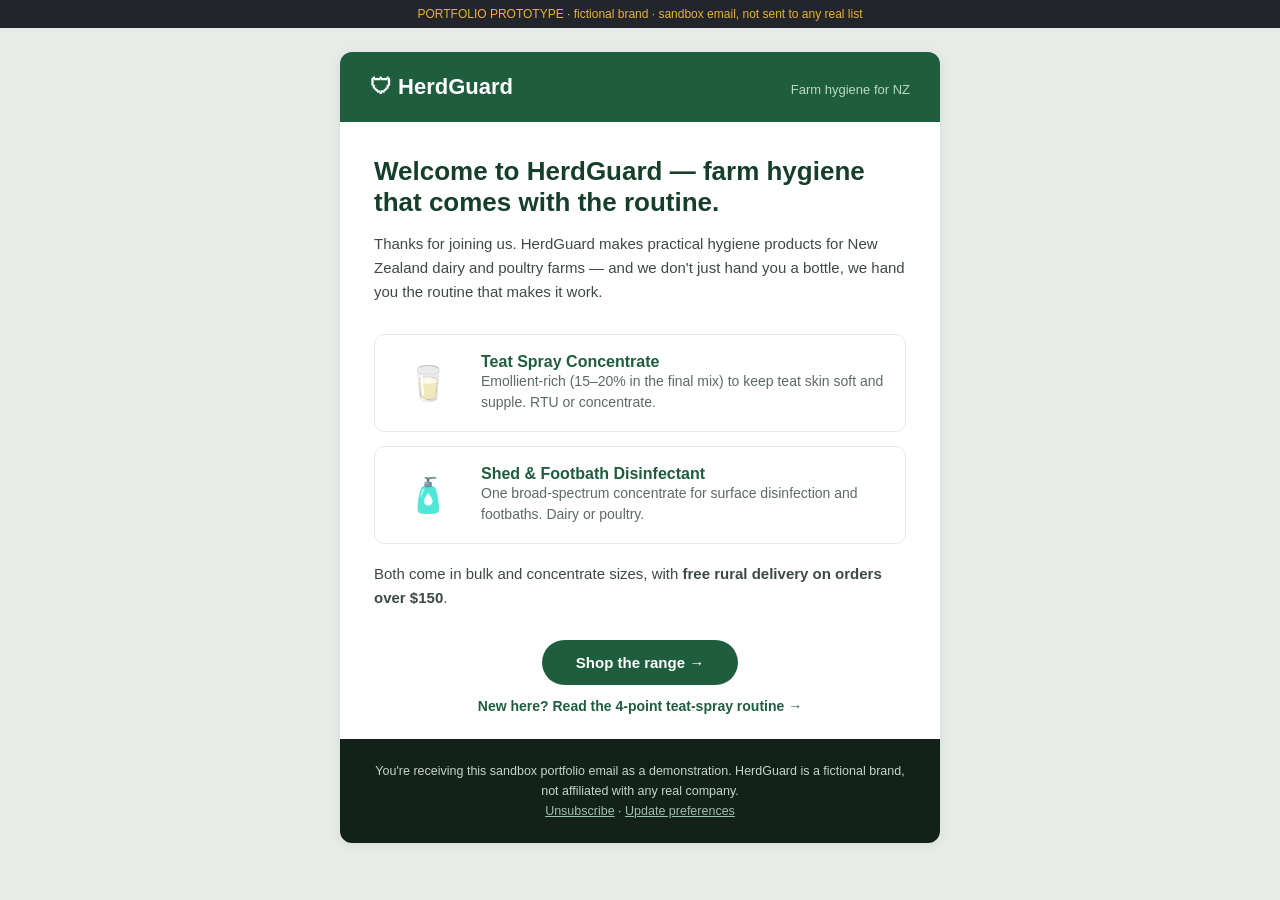
<file: 05-email/newsletter.html>
<!DOCTYPE html><html lang="en-NZ"><head><meta charset="UTF-8"><meta name="viewport" content="width=device-width,initial-scale=1">
<title>HerdGuard launch newsletter (prototype)</title></head>
<body style="margin:0;background:#e7ece8;font-family:-apple-system,'Segoe UI',Roboto,Helvetica,Arial,sans-serif;color:#1b2420">
<div style="background:#22252b;color:#e8b23a;font-size:12px;text-align:center;padding:7px">PORTFOLIO PROTOTYPE · fictional brand · sandbox email, not sent to any real list</div>
<table role="presentation" width="100%" cellpadding="0" cellspacing="0" style="background:#e7ece8;padding:24px 12px"><tr><td align="center">
<table role="presentation" width="600" cellpadding="0" cellspacing="0" style="max-width:600px;background:#fff;border-radius:12px;overflow:hidden;box-shadow:0 2px 12px rgba(20,40,30,.08)">
  <tr><td style="background:#1f5d3f;padding:22px 30px" align="left">
    <span style="color:#fff;font-size:22px;font-weight:800;vertical-align:middle">🛡 HerdGuard</span>
    <span style="color:#bcd8c5;font-size:13px;float:right;padding-top:8px">Farm hygiene for NZ</span>
  </td></tr>
  <tr><td style="padding:34px 34px 8px">
    <h1 style="font-size:26px;line-height:1.2;margin:0 0 14px;color:#153f2a">Welcome to HerdGuard — farm hygiene that comes with the routine.</h1>
    <p style="font-size:15px;line-height:1.6;color:#3d4a43;margin:0 0 16px">Thanks for joining us. HerdGuard makes practical hygiene products for New Zealand dairy and poultry farms — and we don't just hand you a bottle, we hand you the routine that makes it work.</p>
  </td></tr>
  <tr><td style="padding:6px 34px">
    <table role="presentation" width="100%" style="border:1px solid #e2e8e3;border-radius:10px;margin-bottom:14px"><tr>
      <td width="70" align="center" style="font-size:34px;padding:16px">🥛</td>
      <td style="padding:16px 16px 16px 0">
        <div style="font-weight:700;font-size:16px;color:#1f5d3f">Teat Spray Concentrate</div>
        <div style="font-size:14px;color:#5b6b62;line-height:1.5">Emollient-rich (15–20% in the final mix) to keep teat skin soft and supple. RTU or concentrate.</div>
      </td></tr></table>
    <table role="presentation" width="100%" style="border:1px solid #e2e8e3;border-radius:10px;margin-bottom:18px"><tr>
      <td width="70" align="center" style="font-size:34px;padding:16px">🧴</td>
      <td style="padding:16px 16px 16px 0">
        <div style="font-weight:700;font-size:16px;color:#1f5d3f">Shed &amp; Footbath Disinfectant</div>
        <div style="font-size:14px;color:#5b6b62;line-height:1.5">One broad-spectrum concentrate for surface disinfection and footbaths. Dairy or poultry.</div>
      </td></tr></table>
    <p style="font-size:15px;line-height:1.6;color:#3d4a43;margin:0 0 8px">Both come in bulk and concentrate sizes, with <strong>free rural delivery on orders over $150</strong>.</p>
  </td></tr>
  <tr><td align="center" style="padding:16px 34px 6px">
    <a href="#" style="display:inline-block;background:#1f5d3f;color:#fff;font-weight:700;font-size:15px;text-decoration:none;padding:14px 34px;border-radius:999px">Shop the range →</a>
  </td></tr>
  <tr><td align="center" style="padding:6px 34px 24px">
    <a href="#" style="color:#1f5d3f;font-weight:600;font-size:14px;text-decoration:none">New here? Read the 4-point teat-spray routine →</a>
  </td></tr>
  <tr><td style="background:#12211a;color:#c7d4cc;padding:22px 30px;font-size:12.5px;line-height:1.6" align="center">
    You're receiving this sandbox portfolio email as a demonstration. HerdGuard is a fictional brand, not affiliated with any real company.<br>
    <a href="#" style="color:#9fc0ab">Unsubscribe</a> · <a href="#" style="color:#9fc0ab">Update preferences</a>
  </td></tr>
</table>
</td></tr></table>
</body></html>
</file>
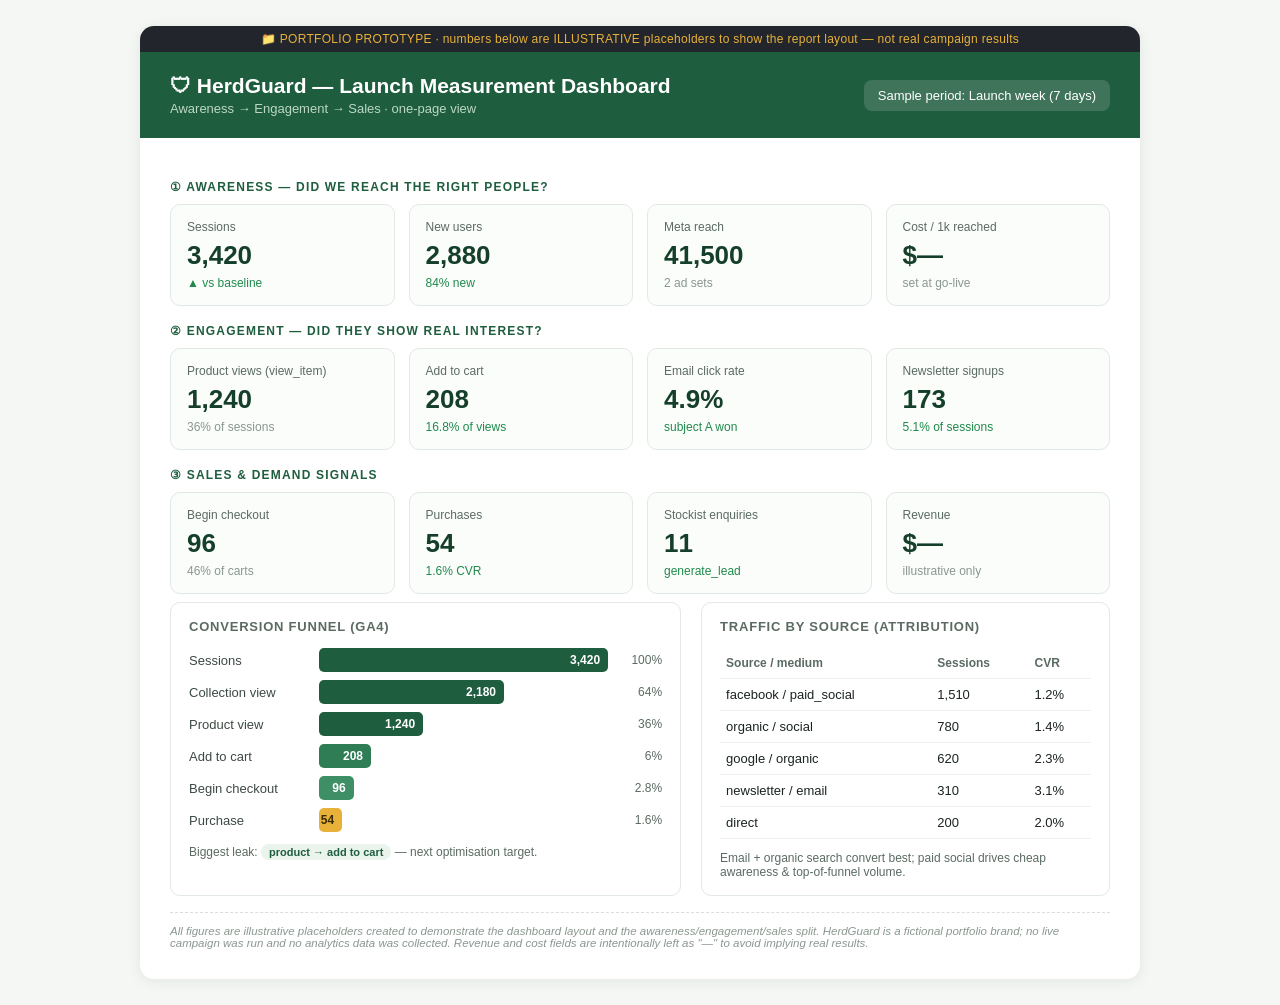
<file: 06-measurement/measurement-dashboard.html>
<!DOCTYPE html><html lang="en-NZ"><head><meta charset="UTF-8"><meta name="viewport" content="width=device-width,initial-scale=1">
<title>HerdGuard — Measurement Dashboard (prototype)</title>
<style>
*{margin:0;box-sizing:border-box;font-family:-apple-system,'Segoe UI',Roboto,Helvetica,Arial,sans-serif}
body{background:#f4f7f4;color:#1b2420;padding:26px}
.sheet{max-width:1000px;margin:0 auto;background:#fff;border-radius:14px;box-shadow:0 2px 14px rgba(20,40,30,.08);overflow:hidden}
.pf{background:#22252b;color:#e8b23a;font-size:12px;text-align:center;padding:6px;letter-spacing:.3px}
.head{background:#1f5d3f;color:#fff;padding:22px 30px;display:flex;justify-content:space-between;align-items:center}
.head h1{font-size:21px}.head .sub{color:#bcd8c5;font-size:13px;margin-top:3px}
.head .per{background:rgba(255,255,255,.14);padding:8px 14px;border-radius:8px;font-size:13px}
.wrap{padding:24px 30px 30px}
.layer{font-size:12px;font-weight:800;letter-spacing:.1em;text-transform:uppercase;color:#1f5d3f;margin:18px 0 10px}
.kpis{display:grid;grid-template-columns:repeat(4,1fr);gap:14px}
.kpi{border:1px solid #e2e8e3;border-radius:10px;padding:15px 16px;background:#fbfdfb}
.kpi .l{font-size:12px;color:#5b6b62;margin-bottom:6px}
.kpi .v{font-size:26px;font-weight:800;color:#153f2a}
.kpi .d{font-size:12px;margin-top:5px}
.up{color:#1f8a4c}.flat{color:#8a978f}
.two{display:grid;grid-template-columns:1.25fr 1fr;gap:20px;margin-top:8px}
.card{border:1px solid #e2e8e3;border-radius:10px;padding:16px 18px}
.card h3{font-size:13px;text-transform:uppercase;letter-spacing:.06em;color:#5b6b62;margin-bottom:14px}
.fun{display:flex;flex-direction:column;gap:8px}
.frow{display:grid;grid-template-columns:120px minmax(0,1fr) 44px;align-items:center;column-gap:10px;font-size:13px}
.frow .name{color:#3d4a43}
.bar{height:24px;border-radius:5px;background:#1f5d3f;display:flex;align-items:center;justify-content:flex-end;padding-right:8px;color:#fff;font-size:12px;font-weight:700}
.frow .pct{width:44px;text-align:right;color:#5b6b62;font-size:12px}
table{width:100%;border-collapse:collapse;font-size:13px}
td,th{text-align:left;padding:8px 6px;border-bottom:1px solid #eef2ee}
th{color:#5b6b62;font-weight:600;font-size:12px}
.note{font-size:11.5px;color:#8a978f;font-style:italic;margin-top:16px;border-top:1px dashed #d7e0d8;padding-top:12px}
.pill{display:inline-block;font-size:11px;font-weight:700;padding:2px 8px;border-radius:999px;background:#eaf3ec;color:#1f5d3f}
</style></head><body>
<div class="sheet">
<div class="pf">📁 PORTFOLIO PROTOTYPE · numbers below are ILLUSTRATIVE placeholders to show the report layout — not real campaign results</div>
<div class="head">
  <div><h1>🛡 HerdGuard — Launch Measurement Dashboard</h1><div class="sub">Awareness → Engagement → Sales · one-page view</div></div>
  <div class="per">Sample period: Launch week (7 days)</div>
</div>
<div class="wrap">

  <div class="layer">① Awareness — did we reach the right people?</div>
  <div class="kpis">
    <div class="kpi"><div class="l">Sessions</div><div class="v">3,420</div><div class="d up">▲ vs baseline</div></div>
    <div class="kpi"><div class="l">New users</div><div class="v">2,880</div><div class="d up">84% new</div></div>
    <div class="kpi"><div class="l">Meta reach</div><div class="v">41,500</div><div class="d flat">2 ad sets</div></div>
    <div class="kpi"><div class="l">Cost / 1k reached</div><div class="v">$—</div><div class="d flat">set at go-live</div></div>
  </div>

  <div class="layer">② Engagement — did they show real interest?</div>
  <div class="kpis">
    <div class="kpi"><div class="l">Product views (view_item)</div><div class="v">1,240</div><div class="d flat">36% of sessions</div></div>
    <div class="kpi"><div class="l">Add to cart</div><div class="v">208</div><div class="d up">16.8% of views</div></div>
    <div class="kpi"><div class="l">Email click rate</div><div class="v">4.9%</div><div class="d up">subject A won</div></div>
    <div class="kpi"><div class="l">Newsletter signups</div><div class="v">173</div><div class="d up">5.1% of sessions</div></div>
  </div>

  <div class="layer">③ Sales &amp; demand signals</div>
  <div class="kpis">
    <div class="kpi"><div class="l">Begin checkout</div><div class="v">96</div><div class="d flat">46% of carts</div></div>
    <div class="kpi"><div class="l">Purchases</div><div class="v">54</div><div class="d up">1.6% CVR</div></div>
    <div class="kpi"><div class="l">Stockist enquiries</div><div class="v">11</div><div class="d up">generate_lead</div></div>
    <div class="kpi"><div class="l">Revenue</div><div class="v">$—</div><div class="d flat">illustrative only</div></div>
  </div>

  <div class="two">
    <div class="card">
      <h3>Conversion funnel (GA4)</h3>
      <div class="fun">
        <div class="frow"><span class="name">Sessions</span><div class="bar" style="width:100%">3,420</div><span class="pct">100%</span></div>
        <div class="frow"><span class="name">Collection view</span><div class="bar" style="width:64%">2,180</div><span class="pct">64%</span></div>
        <div class="frow"><span class="name">Product view</span><div class="bar" style="width:36%">1,240</div><span class="pct">36%</span></div>
        <div class="frow"><span class="name">Add to cart</span><div class="bar" style="width:18%;background:#2e7d55">208</div><span class="pct">6%</span></div>
        <div class="frow"><span class="name">Begin checkout</span><div class="bar" style="width:12%;background:#3f8f66">96</div><span class="pct">2.8%</span></div>
        <div class="frow"><span class="name">Purchase</span><div class="bar" style="width:8%;background:#e8b23a;color:#3a2c05">54</div><span class="pct">1.6%</span></div>
      </div>
      <div style="font-size:12px;color:#5b6b62;margin-top:12px">Biggest leak: <span class="pill">product → add to cart</span> — next optimisation target.</div>
    </div>
    <div class="card">
      <h3>Traffic by source (attribution)</h3>
      <table>
        <tr><th>Source / medium</th><th>Sessions</th><th>CVR</th></tr>
        <tr><td>facebook / paid_social</td><td>1,510</td><td>1.2%</td></tr>
        <tr><td>organic / social</td><td>780</td><td>1.4%</td></tr>
        <tr><td>google / organic</td><td>620</td><td>2.3%</td></tr>
        <tr><td>newsletter / email</td><td>310</td><td>3.1%</td></tr>
        <tr><td>direct</td><td>200</td><td>2.0%</td></tr>
      </table>
      <div style="font-size:12px;color:#5b6b62;margin-top:12px">Email + organic search convert best; paid social drives cheap awareness &amp; top-of-funnel volume.</div>
    </div>
  </div>

  <div class="note">All figures are illustrative placeholders created to demonstrate the dashboard layout and the awareness/engagement/sales split. HerdGuard is a fictional portfolio brand; no live campaign was run and no analytics data was collected. Revenue and cost fields are intentionally left as "—" to avoid implying real results.</div>
</div>
</div>
</body></html>
</file>
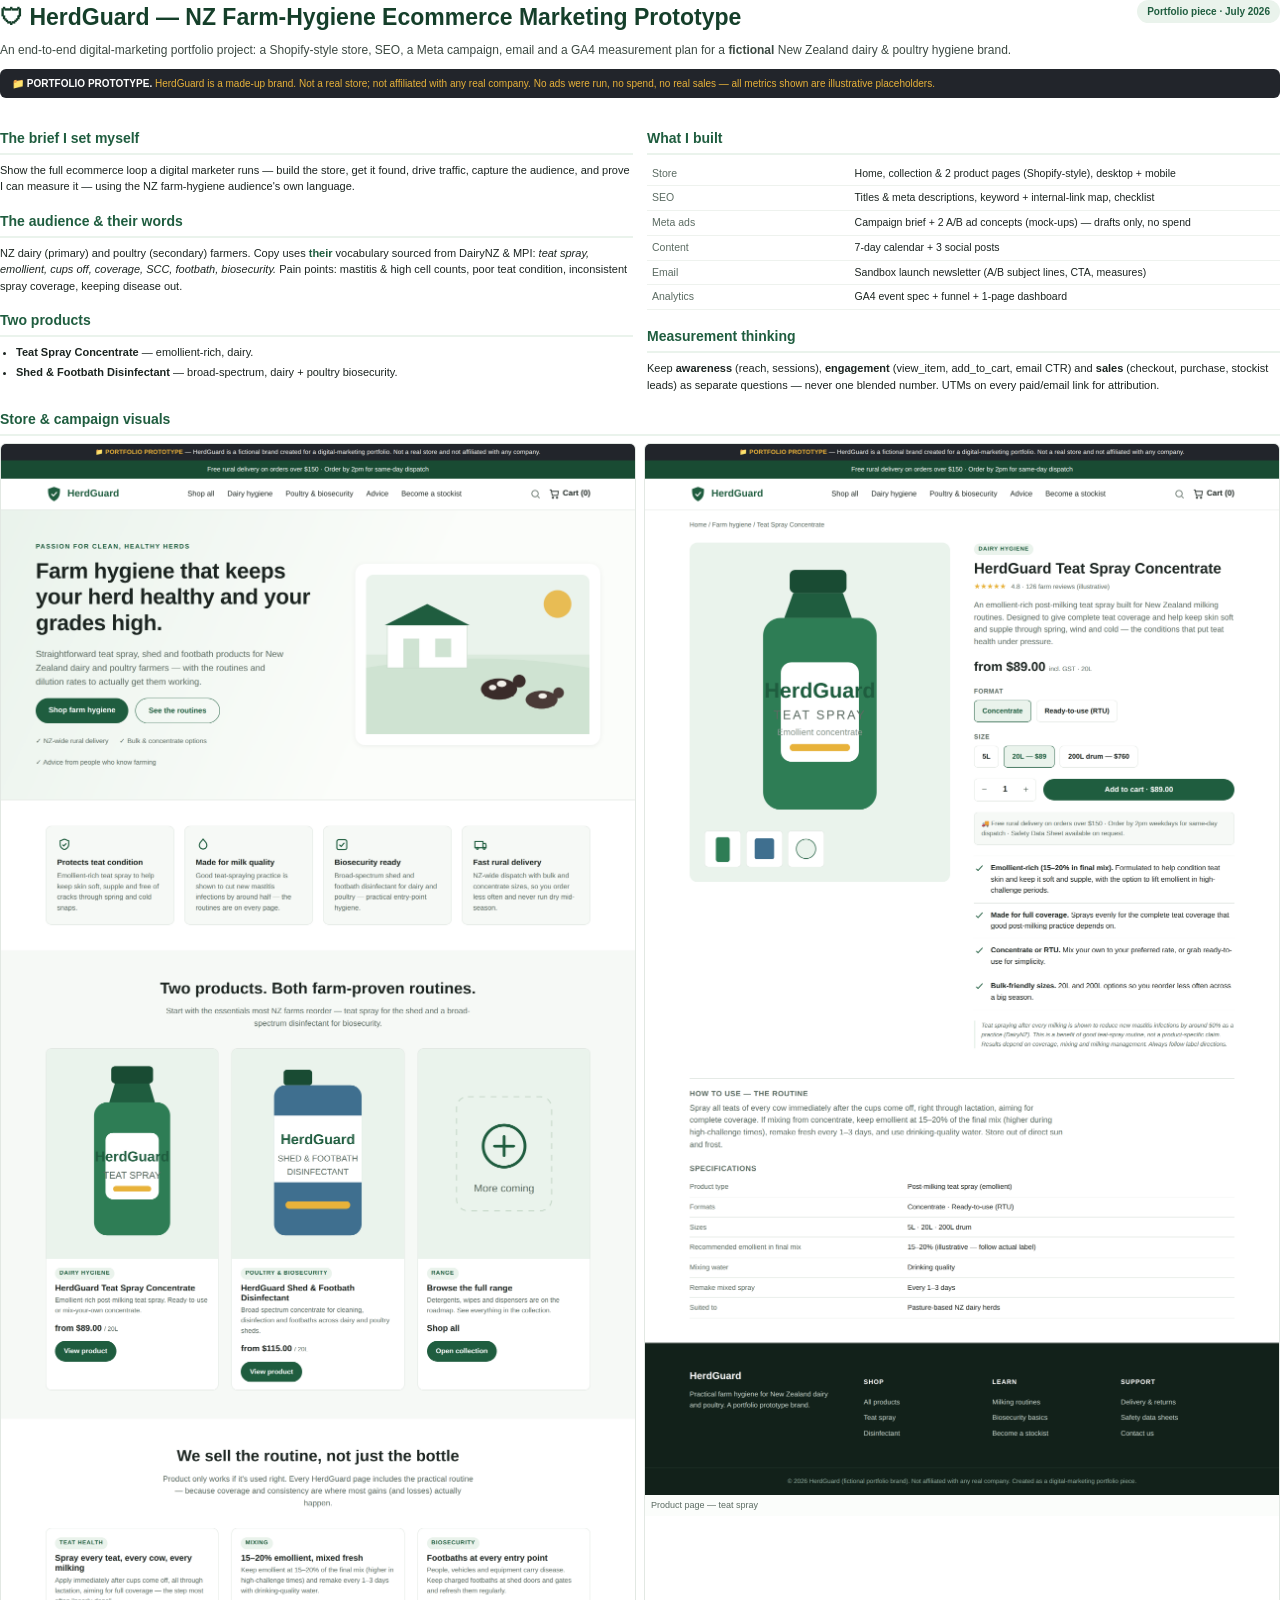
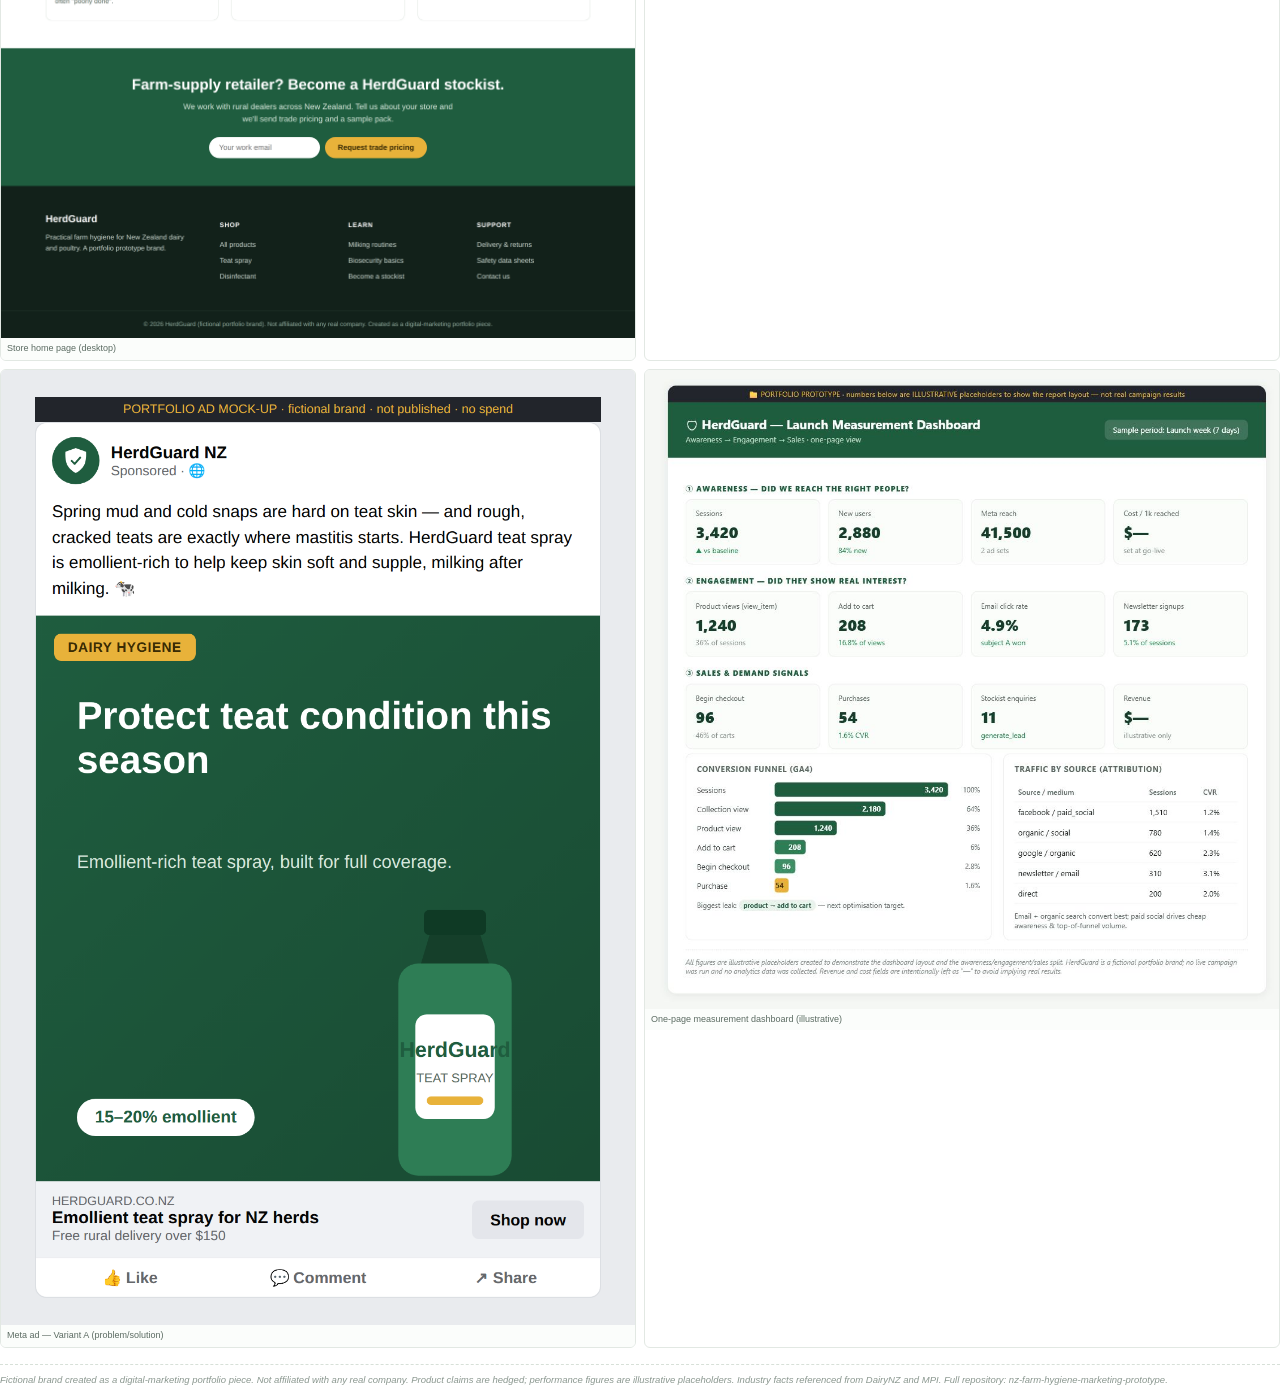
<file: docs/case-study.html>
<!DOCTYPE html><html lang="en-NZ"><head><meta charset="UTF-8">
<style>
@page{size:A4;margin:14mm}
*{margin:0;box-sizing:border-box;font-family:-apple-system,'Segoe UI',Roboto,Helvetica,Arial,sans-serif;-webkit-print-color-adjust:exact;print-color-adjust:exact}
body{color:#1b2420;font-size:11px;line-height:1.5}
h1{font-size:23px;color:#153f2a}h2{font-size:14px;color:#1f5d3f;margin:16px 0 7px;border-bottom:2px solid #eaf3ec;padding-bottom:4px}
.disc{background:#22252b;color:#e8b23a;font-size:10px;padding:7px 12px;border-radius:6px;margin:10px 0 14px}
.disc b{color:#fff}
.top{display:flex;justify-content:space-between;align-items:flex-start;gap:16px}
.badge{background:#eaf3ec;color:#1f5d3f;font-weight:700;font-size:10px;padding:4px 10px;border-radius:999px;white-space:nowrap}
.lead{color:#3d4a43;font-size:12px;margin-top:6px}
.cols{display:grid;grid-template-columns:1fr 1fr;gap:14px}
.shots{display:grid;grid-template-columns:1fr 1fr;gap:8px;margin-top:6px}
.shots figure{margin:0;border:1px solid #e2e8e3;border-radius:6px;overflow:hidden}
.shots img{width:100%;display:block}
.shots figcaption{font-size:9px;color:#5b6b62;padding:4px 6px;background:#fbfdfb}
ul{margin:4px 0 0;padding-left:16px}li{margin-bottom:3px}
table{width:100%;border-collapse:collapse;font-size:10.5px;margin-top:4px}
td{padding:4px 5px;border-bottom:1px solid #eef2ee;vertical-align:top}
td:first-child{color:#5b6b62;width:32%}
.foot{margin-top:16px;border-top:1px dashed #d7e0d8;padding-top:8px;font-size:9.5px;color:#8a978f;font-style:italic}
.tag{color:#1f5d3f;font-weight:700}
</style></head><body>

<div class="top">
  <div>
    <h1>🛡 HerdGuard — NZ Farm-Hygiene Ecommerce Marketing Prototype</h1>
    <div class="lead">An end-to-end digital-marketing portfolio project: a Shopify-style store, SEO, a Meta campaign, email and a GA4 measurement plan for a <b>fictional</b> New Zealand dairy &amp; poultry hygiene brand.</div>
  </div>
  <div class="badge">Portfolio piece · July 2026</div>
</div>

<div class="disc">📁 <b>PORTFOLIO PROTOTYPE.</b> HerdGuard is a made-up brand. Not a real store; not affiliated with any real company. No ads were run, no spend, no real sales — all metrics shown are illustrative placeholders.</div>

<div class="cols">
  <div>
    <h2>The brief I set myself</h2>
    Show the full ecommerce loop a digital marketer runs — build the store, get it found, drive traffic, capture the audience, and prove I can measure it — using the NZ farm-hygiene audience's own language.
    <h2>The audience &amp; their words</h2>
    NZ dairy (primary) and poultry (secondary) farmers. Copy uses <span class="tag">their</span> vocabulary sourced from DairyNZ &amp; MPI: <i>teat spray, emollient, cups off, coverage, SCC, footbath, biosecurity.</i> Pain points: mastitis &amp; high cell counts, poor teat condition, inconsistent spray coverage, keeping disease out.
    <h2>Two products</h2>
    <ul>
      <li><b>Teat Spray Concentrate</b> — emollient-rich, dairy.</li>
      <li><b>Shed &amp; Footbath Disinfectant</b> — broad-spectrum, dairy + poultry biosecurity.</li>
    </ul>
  </div>
  <div>
    <h2>What I built</h2>
    <table>
      <tr><td>Store</td><td>Home, collection &amp; 2 product pages (Shopify-style), desktop + mobile</td></tr>
      <tr><td>SEO</td><td>Titles &amp; meta descriptions, keyword + internal-link map, checklist</td></tr>
      <tr><td>Meta ads</td><td>Campaign brief + 2 A/B ad concepts (mock-ups) — drafts only, no spend</td></tr>
      <tr><td>Content</td><td>7-day calendar + 3 social posts</td></tr>
      <tr><td>Email</td><td>Sandbox launch newsletter (A/B subject lines, CTA, measures)</td></tr>
      <tr><td>Analytics</td><td>GA4 event spec + funnel + 1-page dashboard</td></tr>
    </table>
    <h2>Measurement thinking</h2>
    Keep <b>awareness</b> (reach, sessions), <b>engagement</b> (view_item, add_to_cart, email CTR) and <b>sales</b> (checkout, purchase, stockist leads) as separate questions — never one blended number. UTMs on every paid/email link for attribution.
  </div>
</div>

<h2>Store &amp; campaign visuals</h2>
<div class="shots">
  <figure><img src="../02-shopify-store/screenshots/home-desktop.png"><figcaption>Store home page (desktop)</figcaption></figure>
  <figure><img src="../02-shopify-store/screenshots/product-teat-spray-desktop.png"><figcaption>Product page — teat spray</figcaption></figure>
  <figure><img src="../04-campaign/ad-mockups/ad-variant-a.png"><figcaption>Meta ad — Variant A (problem/solution)</figcaption></figure>
  <figure><img src="../06-measurement/measurement-dashboard.png"><figcaption>One-page measurement dashboard (illustrative)</figcaption></figure>
</div>

<div class="foot">Fictional brand created as a digital-marketing portfolio piece. Not affiliated with any real company. Product claims are hedged; performance figures are illustrative placeholders. Industry facts referenced from DairyNZ and MPI. Full repository: nz-farm-hygiene-marketing-prototype.</div>
</body></html>
</file>
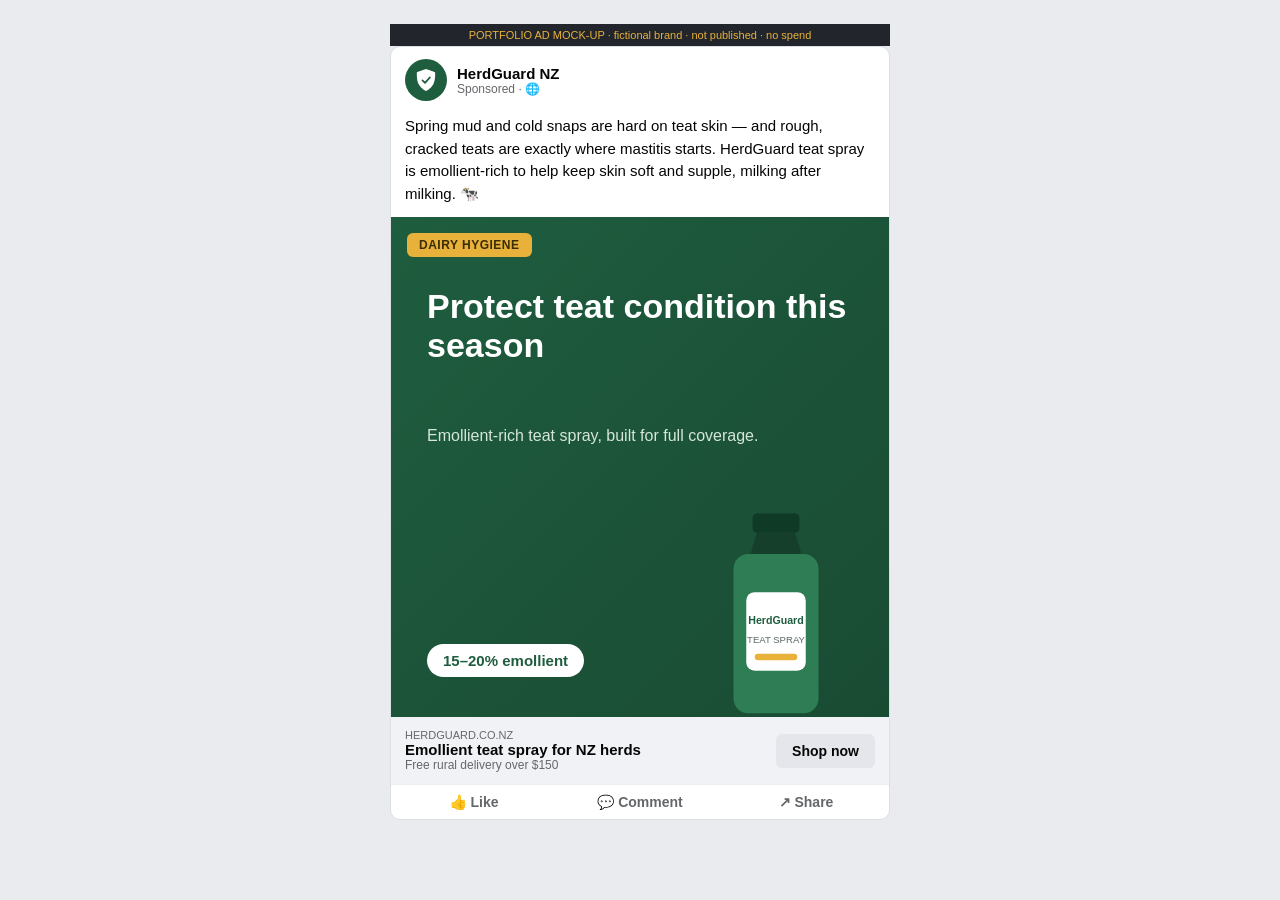
<file: 04-campaign/ad-mockups/ad-variant-a.html>
<!DOCTYPE html><html lang="en-NZ"><head><meta charset="UTF-8">
<style>
*{margin:0;box-sizing:border-box;font-family:-apple-system,"Segoe UI",Roboto,Helvetica,Arial,sans-serif}
body{background:#e9ebee;display:flex;justify-content:center;padding:24px}
.fb{width:500px;background:#fff;border:1px solid #dcdfe3;border-radius:10px;overflow:hidden}
.fh{display:flex;align-items:center;gap:10px;padding:12px 14px}
.av{width:42px;height:42px;border-radius:50%;background:#1f5d3f;display:flex;align-items:center;justify-content:center}
.av svg{width:26px;height:26px}
.fh .n{font-weight:600;font-size:15px;color:#050505}
.fh .s{font-size:12px;color:#65676b}
.txt{padding:2px 14px 12px;font-size:15px;color:#050505;line-height:1.5}
.creative{position:relative;width:500px;height:500px;background:linear-gradient(135deg,#1f5d3f,#194b33)}
.creative .badge{position:absolute;top:16px;left:16px;background:#e8b23a;color:#3a2c05;font-size:12px;font-weight:800;padding:5px 12px;border-radius:6px;letter-spacing:.5px}
.creative .head{position:absolute;top:70px;left:36px;right:36px;color:#fff;font-size:34px;font-weight:800;line-height:1.15}
.creative .sub{position:absolute;top:210px;left:36px;right:36px;color:#d6e6db;font-size:16px}
.bottle{position:absolute;right:30px;bottom:0;width:170px}
.emb{position:absolute;left:36px;bottom:40px;background:#fff;color:#1f5d3f;font-weight:800;font-size:15px;padding:8px 16px;border-radius:999px}
.cta{display:flex;align-items:center;justify-content:space-between;background:#f0f2f5;padding:12px 14px}
.cta .l .u{font-size:11px;text-transform:uppercase;color:#65676b}
.cta .l .h{font-size:15px;font-weight:600;color:#050505}
.cta .l .d{font-size:12px;color:#65676b}
.cta button{background:#e4e6eb;border:none;font-weight:700;font-size:14px;padding:9px 16px;border-radius:6px;color:#050505}
.actions{display:flex;border-top:1px solid #edeef1}
.actions div{flex:1;text-align:center;padding:9px;color:#65676b;font-size:14px;font-weight:600}
.pf{background:#22252b;color:#e8b23a;font-size:11px;text-align:center;padding:5px}
</style></head><body>
<div>
<div class="pf">PORTFOLIO AD MOCK-UP · fictional brand · not published · no spend</div>
<div class="fb">
  <div class="fh">
    <div class="av"><svg viewBox="0 0 40 40" fill="none"><path d="M20 3C11 6 6 8 6 8s-1 12 3 19 11 10 11 10 7-3 11-10 3-19 3-19-5-2-14-5Z" fill="#fff"/><path d="M14.5 20.5l4 4 7.5-8.5" stroke="#1f5d3f" stroke-width="2.6" stroke-linecap="round" stroke-linejoin="round"/></svg></div>
    <div><div class="n">HerdGuard NZ</div><div class="s">Sponsored · 🌐</div></div>
  </div>
  <div class="txt">Spring mud and cold snaps are hard on teat skin — and rough, cracked teats are exactly where mastitis starts. HerdGuard teat spray is emollient-rich to help keep skin soft and supple, milking after milking. 🐄</div>
  <div class="creative">
    <div class="badge">DAIRY HYGIENE</div>
    <div class="head">Protect teat condition this season</div>
    <div class="sub">Emollient-rich teat spray, built for full coverage.</div>
    <div class="emb">15–20% emollient</div>
    <svg class="bottle" viewBox="0 0 160 200"><rect x="58" y="8" width="44" height="18" rx="4" fill="#0f3a25"/><path d="M62 26h36l6 20H56z" fill="#153f2a"/><rect x="40" y="46" width="80" height="150" rx="14" fill="#2e7d55"/><rect x="52" y="82" width="56" height="74" rx="8" fill="#fff"/><text x="80" y="112" text-anchor="middle" font-family="Arial" font-size="10" font-weight="700" fill="#1f5d3f">HerdGuard</text><text x="80" y="130" text-anchor="middle" font-family="Arial" font-size="9" fill="#5b6b62">TEAT SPRAY</text><rect x="60" y="140" width="40" height="6" rx="3" fill="#e8b23a"/></svg>
  </div>
  <div class="cta">
    <div class="l"><div class="u">herdguard.co.nz</div><div class="h">Emollient teat spray for NZ herds</div><div class="d">Free rural delivery over $150</div></div>
    <button>Shop now</button>
  </div>
  <div class="actions"><div>👍 Like</div><div>💬 Comment</div><div>↗ Share</div></div>
</div>
</div>
</body></html>
</file>
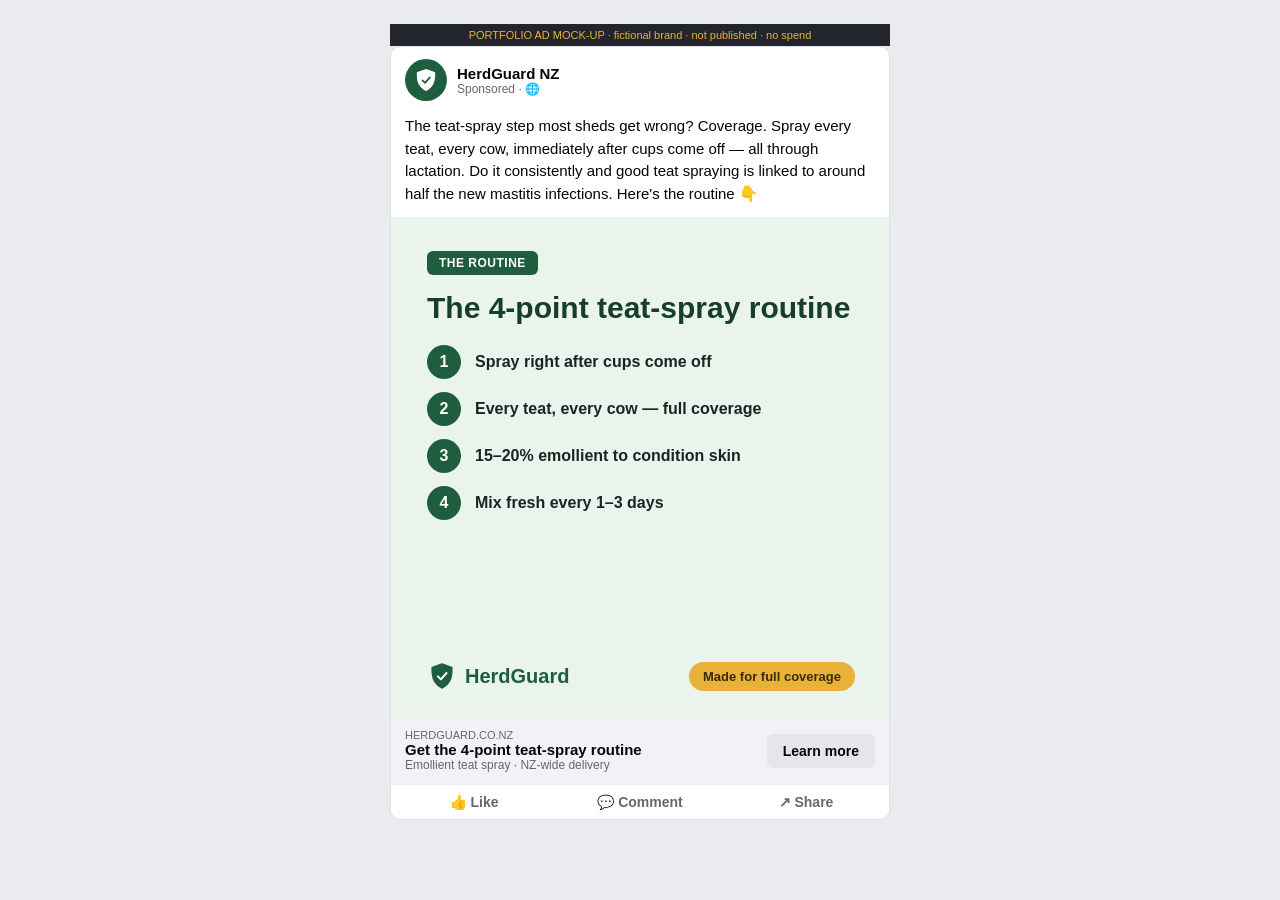
<file: 04-campaign/ad-mockups/ad-variant-b.html>
<!DOCTYPE html><html lang="en-NZ"><head><meta charset="UTF-8">
<style>
*{margin:0;box-sizing:border-box;font-family:-apple-system,"Segoe UI",Roboto,Helvetica,Arial,sans-serif}
body{background:#e9ebee;display:flex;justify-content:center;padding:24px}
.fb{width:500px;background:#fff;border:1px solid #dcdfe3;border-radius:10px;overflow:hidden}
.fh{display:flex;align-items:center;gap:10px;padding:12px 14px}
.av{width:42px;height:42px;border-radius:50%;background:#1f5d3f;display:flex;align-items:center;justify-content:center}
.av svg{width:26px;height:26px}
.fh .n{font-weight:600;font-size:15px;color:#050505}
.fh .s{font-size:12px;color:#65676b}
.txt{padding:2px 14px 12px;font-size:15px;color:#050505;line-height:1.5}
.creative{position:relative;width:500px;height:500px;background:#eaf3ec;padding:34px 36px}
.creative .badge{background:#1f5d3f;color:#fff;font-size:12px;font-weight:800;padding:5px 12px;border-radius:6px;letter-spacing:.5px;display:inline-block}
.creative h2{color:#153f2a;font-size:30px;font-weight:800;margin:16px 0 20px;line-height:1.12}
.step{display:flex;align-items:center;gap:14px;margin-bottom:13px}
.num{width:34px;height:34px;border-radius:50%;background:#1f5d3f;color:#fff;font-weight:800;display:flex;align-items:center;justify-content:center;flex:none}
.step .t{font-size:16px;color:#1b2420;font-weight:600}
.foot{position:absolute;bottom:26px;left:36px;right:36px;display:flex;align-items:center;justify-content:space-between}
.foot .bg{font-weight:800;color:#1f5d3f;font-size:20px;display:flex;align-items:center;gap:8px}
.foot .bg svg{width:30px;height:30px}
.foot .tag{background:#e8b23a;color:#3a2c05;font-weight:800;font-size:13px;padding:7px 14px;border-radius:999px}
.cta{display:flex;align-items:center;justify-content:space-between;background:#f0f2f5;padding:12px 14px}
.cta .l .u{font-size:11px;text-transform:uppercase;color:#65676b}
.cta .l .h{font-size:15px;font-weight:600;color:#050505}
.cta .l .d{font-size:12px;color:#65676b}
.cta button{background:#e4e6eb;border:none;font-weight:700;font-size:14px;padding:9px 16px;border-radius:6px;color:#050505}
.actions{display:flex;border-top:1px solid #edeef1}
.actions div{flex:1;text-align:center;padding:9px;color:#65676b;font-size:14px;font-weight:600}
.pf{background:#22252b;color:#e8b23a;font-size:11px;text-align:center;padding:5px}
</style></head><body>
<div>
<div class="pf">PORTFOLIO AD MOCK-UP · fictional brand · not published · no spend</div>
<div class="fb">
  <div class="fh">
    <div class="av"><svg viewBox="0 0 40 40" fill="none"><path d="M20 3C11 6 6 8 6 8s-1 12 3 19 11 10 11 10 7-3 11-10 3-19 3-19-5-2-14-5Z" fill="#fff"/><path d="M14.5 20.5l4 4 7.5-8.5" stroke="#1f5d3f" stroke-width="2.6" stroke-linecap="round" stroke-linejoin="round"/></svg></div>
    <div><div class="n">HerdGuard NZ</div><div class="s">Sponsored · 🌐</div></div>
  </div>
  <div class="txt">The teat-spray step most sheds get wrong? Coverage. Spray every teat, every cow, immediately after cups come off — all through lactation. Do it consistently and good teat spraying is linked to around half the new mastitis infections. Here's the routine 👇</div>
  <div class="creative">
    <span class="badge">THE ROUTINE</span>
    <h2>The 4-point teat-spray routine</h2>
    <div class="step"><div class="num">1</div><div class="t">Spray right after cups come off</div></div>
    <div class="step"><div class="num">2</div><div class="t">Every teat, every cow — full coverage</div></div>
    <div class="step"><div class="num">3</div><div class="t">15–20% emollient to condition skin</div></div>
    <div class="step"><div class="num">4</div><div class="t">Mix fresh every 1–3 days</div></div>
    <div class="foot">
      <div class="bg"><svg viewBox="0 0 40 40" fill="none"><path d="M20 3C11 6 6 8 6 8s-1 12 3 19 11 10 11 10 7-3 11-10 3-19 3-19-5-2-14-5Z" fill="#1f5d3f"/><path d="M14.5 20.5l4 4 7.5-8.5" stroke="#fff" stroke-width="2.6" stroke-linecap="round" stroke-linejoin="round"/></svg>HerdGuard</div>
      <div class="tag">Made for full coverage</div>
    </div>
  </div>
  <div class="cta">
    <div class="l"><div class="u">herdguard.co.nz</div><div class="h">Get the 4-point teat-spray routine</div><div class="d">Emollient teat spray · NZ-wide delivery</div></div>
    <button>Learn more</button>
  </div>
  <div class="actions"><div>👍 Like</div><div>💬 Comment</div><div>↗ Share</div></div>
</div>
</div>
</body></html>
</file>
<file: 02-shopify-store/styles.css>
/* HerdGuard — portfolio store prototype styles
   Fictional brand. Not affiliated with any real company.
   Mimics a clean Shopify theme (Dawn-like) for portfolio purposes. */

:root{
  --green:#1f5d3f;      /* deep pasture green */
  --green-700:#194b33;
  --green-50:#eaf3ec;
  --sun:#e8b23a;        /* accent */
  --ink:#1b2420;
  --muted:#5b6b62;
  --line:#e2e8e3;
  --bg:#ffffff;
  --bg-soft:#f6f9f6;
  --radius:12px;
  --maxw:1140px;
  --shadow:0 2px 10px rgba(20,40,30,.06);
  --font: -apple-system,BlinkMacSystemFont,"Segoe UI",Roboto,Helvetica,Arial,sans-serif;
}

*{box-sizing:border-box}
html,body{margin:0;padding:0}
body{font-family:var(--font);color:var(--ink);background:var(--bg);line-height:1.55;-webkit-font-smoothing:antialiased}
img,svg{max-width:100%;display:block}
a{color:inherit;text-decoration:none}
h1,h2,h3{line-height:1.2;margin:0 0 .5em}
p{margin:0 0 1em}
.wrap{max-width:var(--maxw);margin:0 auto;padding:0 20px}

/* Portfolio disclaimer bar */
.portfolio-bar{background:#22252b;color:#f5f5f2;font-size:12.5px;text-align:center;padding:7px 14px;letter-spacing:.2px}
.portfolio-bar strong{color:var(--sun)}

/* Announcement bar */
.announce{background:var(--green-700);color:#fff;text-align:center;font-size:13px;padding:8px 14px;font-weight:500}

/* Header */
.site-header{border-bottom:1px solid var(--line);position:sticky;top:0;background:rgba(255,255,255,.96);backdrop-filter:blur(6px);z-index:20}
.header-inner{display:flex;align-items:center;justify-content:space-between;gap:20px;padding:14px 20px;max-width:var(--maxw);margin:0 auto}
.brand{display:flex;align-items:center;gap:10px;font-weight:700;font-size:20px;color:var(--green)}
.brand .logo{width:34px;height:34px}
.nav{display:flex;gap:26px;font-size:15px;font-weight:500}
.nav a:hover{color:var(--green)}
.header-actions{display:flex;gap:16px;align-items:center;color:var(--muted)}
.header-actions .cart{display:flex;align-items:center;gap:6px;font-weight:600;color:var(--ink)}
.icon{width:22px;height:22px;stroke:currentColor;fill:none;stroke-width:1.8}

/* Buttons */
.btn{display:inline-block;background:var(--green);color:#fff;font-weight:600;padding:13px 26px;border-radius:999px;font-size:15px;border:none;cursor:pointer;transition:background .15s}
.btn:hover{background:var(--green-700)}
.btn.alt{background:var(--sun);color:#3a2c05}
.btn.ghost{background:transparent;color:var(--green);border:1.5px solid var(--green)}
.btn.block{display:block;text-align:center;width:100%}

/* Hero */
.hero{background:linear-gradient(115deg,var(--green-50),#fbfdfa 60%);border-bottom:1px solid var(--line)}
.hero-inner{display:grid;grid-template-columns:1.1fr .9fr;gap:40px;align-items:center;padding:64px 0}
.eyebrow{color:var(--green);font-weight:700;font-size:13px;letter-spacing:.14em;text-transform:uppercase;margin-bottom:14px}
.hero h1{font-size:44px;letter-spacing:-.5px}
.hero p.lead{font-size:18px;color:var(--muted);max-width:520px}
.hero-cta{display:flex;gap:14px;margin-top:8px;flex-wrap:wrap}
.trust{display:flex;gap:22px;margin-top:26px;font-size:13.5px;color:var(--muted);flex-wrap:wrap}
.trust span{display:flex;align-items:center;gap:7px}
.hero-art{background:#fff;border-radius:20px;box-shadow:var(--shadow);padding:22px}

/* Value props */
.props{display:grid;grid-template-columns:repeat(4,1fr);gap:20px;padding:52px 0}
.prop{background:var(--bg-soft);border:1px solid var(--line);border-radius:var(--radius);padding:22px}
.prop h3{font-size:16px;margin-bottom:6px}
.prop p{font-size:14px;color:var(--muted);margin:0}
.prop .pico{width:30px;height:30px;color:var(--green);margin-bottom:12px}

/* Section heading */
.section{padding:56px 0}
.section-head{text-align:center;max-width:640px;margin:0 auto 36px}
.section-head h2{font-size:32px}
.section-head p{color:var(--muted);font-size:16px}
.section.soft{background:var(--bg-soft);border-top:1px solid var(--line);border-bottom:1px solid var(--line)}

/* Product grid / cards */
.grid{display:grid;grid-template-columns:repeat(3,1fr);gap:26px}
.card{background:#fff;border:1px solid var(--line);border-radius:var(--radius);overflow:hidden;transition:box-shadow .15s, transform .15s}
.card:hover{box-shadow:var(--shadow);transform:translateY(-2px)}
.card .thumb{background:var(--green-50);padding:20px;aspect-ratio:1/1;display:flex;align-items:center;justify-content:center}
.card .thumb svg[aria-label^="HerdGuard"]{width:min(64%,150px);height:auto;max-height:76%}
.card .body{padding:16px 18px}
.card .tag{font-size:11.5px;font-weight:700;letter-spacing:.08em;text-transform:uppercase;color:var(--green);background:var(--green-50);padding:3px 9px;border-radius:999px;display:inline-block;margin-bottom:8px}
.card h3{font-size:17px;margin-bottom:4px}
.card .desc{font-size:13.5px;color:var(--muted);margin-bottom:12px;min-height:38px}
.card .price{font-weight:700;font-size:17px}
.card .price small{font-weight:500;color:var(--muted);font-size:12.5px}
.card .body .btn{margin-top:12px;padding:10px 18px;font-size:14px}

/* Breadcrumb + collection layout */
.crumb{font-size:13px;color:var(--muted);padding:20px 0 0}
.crumb a:hover{color:var(--green)}
.collection-head{padding:14px 0 30px}
.collection-head h1{font-size:34px;margin-bottom:8px}
.collection-head p{color:var(--muted);max-width:660px}
.filters{display:flex;gap:10px;flex-wrap:wrap;margin:0 0 28px}
.chip{font-size:13px;border:1px solid var(--line);border-radius:999px;padding:7px 15px;color:var(--muted);background:#fff}
.chip.active{background:var(--green);color:#fff;border-color:var(--green)}

/* Product detail */
.pdp{display:grid;grid-template-columns:1fr 1fr;gap:48px;padding:26px 0 40px;align-items:start}
.pdp-media{background:var(--green-50);border-radius:16px;padding:30px;position:sticky;top:90px}
.pdp-media>svg{width:min(60%,280px);height:auto;margin:0 auto}
.pdp-thumbs{display:flex;gap:10px;margin-top:14px}
.pdp-thumbs div{background:#fff;border:1px solid var(--line);border-radius:8px;padding:8px;width:74px;height:74px;display:flex;align-items:center;justify-content:center}
.pdp-info h1{font-size:30px;margin-bottom:6px}
.pdp .rating{color:var(--sun);font-size:15px;margin-bottom:14px}
.pdp .rating span{color:var(--muted);font-size:13px;margin-left:6px}
.pdp .price-lg{font-size:26px;font-weight:700;margin:4px 0 4px}
.pdp .price-lg small{font-size:13px;color:var(--muted);font-weight:500}
.pdp .variant{margin:20px 0}
.pdp .variant label{font-size:13px;font-weight:700;text-transform:uppercase;letter-spacing:.06em;color:var(--muted);display:block;margin-bottom:8px}
.opt-row{display:flex;gap:10px;flex-wrap:wrap}
.opt{border:1.5px solid var(--line);border-radius:8px;padding:10px 16px;font-size:14px;font-weight:600;cursor:pointer;background:#fff}
.opt.sel{border-color:var(--green);background:var(--green-50);color:var(--green)}
.qty-row{display:flex;gap:14px;align-items:center;margin:22px 0}
.qty{display:flex;align-items:center;border:1.5px solid var(--line);border-radius:8px;overflow:hidden}
.qty button{width:40px;height:44px;border:none;background:#fff;font-size:18px;cursor:pointer;color:var(--muted)}
.qty span{width:44px;text-align:center;font-weight:600}
.pdp .add{flex:1}
.feature-list{list-style:none;padding:0;margin:22px 0;border-top:1px solid var(--line)}
.feature-list li{display:flex;gap:12px;padding:13px 0;border-bottom:1px solid var(--line);font-size:14.5px}
.feature-list .fi{width:22px;height:22px;color:var(--green);flex:none;margin-top:1px}
.pdp .ship-note{font-size:13px;color:var(--muted);background:var(--bg-soft);border:1px solid var(--line);border-radius:8px;padding:12px 14px}
.pdp-tabs{border-top:1px solid var(--line);padding-top:22px;margin-top:8px}
.pdp-tabs h3{font-size:15px;text-transform:uppercase;letter-spacing:.05em;color:var(--muted)}
.pdp-tabs table{width:100%;border-collapse:collapse;font-size:14px}
.pdp-tabs td{padding:9px 0;border-bottom:1px solid var(--line)}
.pdp-tabs td:first-child{color:var(--muted);width:40%}

.claim-note{font-size:12px;color:var(--muted);font-style:italic;border-left:3px solid var(--green-50);padding-left:12px;margin-top:20px}

/* Newsletter / CTA band */
.band{background:var(--green);color:#fff;text-align:center;padding:56px 20px}
.band h2{font-size:30px;color:#fff}
.band p{color:#d6e6db;max-width:560px;margin:0 auto 22px}
.band form{display:flex;gap:10px;max-width:440px;margin:0 auto;flex-wrap:wrap}
.band input{flex:1;min-width:220px;border:none;border-radius:999px;padding:13px 20px;font-size:15px}

/* Footer */
.footer{background:#12211a;color:#c7d4cc;font-size:14px}
.footer-inner{display:grid;grid-template-columns:1.4fr 1fr 1fr 1fr;gap:30px;padding:52px 20px;max-width:var(--maxw);margin:0 auto}
.footer h4{color:#fff;font-size:13px;text-transform:uppercase;letter-spacing:.08em;margin-bottom:14px}
.footer a{display:block;color:#c7d4cc;padding:5px 0}
.footer a:hover{color:#fff}
.footer .brand{color:#fff}
.footer-bottom{border-top:1px solid #24382d;text-align:center;padding:18px;font-size:12.5px;color:#8ea89a}

/* Mobile */
@media(max-width:820px){
  .hero-inner{grid-template-columns:1fr;padding:40px 0;gap:28px}
  .hero h1{font-size:34px}
  .props{grid-template-columns:1fr 1fr;padding:36px 0}
  .grid{grid-template-columns:1fr 1fr;gap:16px}
  .pdp{grid-template-columns:1fr;gap:26px}
  .pdp-media{position:static}
  .nav{display:none}
  .footer-inner{grid-template-columns:1fr 1fr}
  .section-head h2,.band h2{font-size:26px}
}
@media(max-width:480px){
  .props{grid-template-columns:1fr}
  .grid{grid-template-columns:1fr}
  .card .desc{min-height:0}
  .footer-inner{grid-template-columns:1fr}
}
</file>
